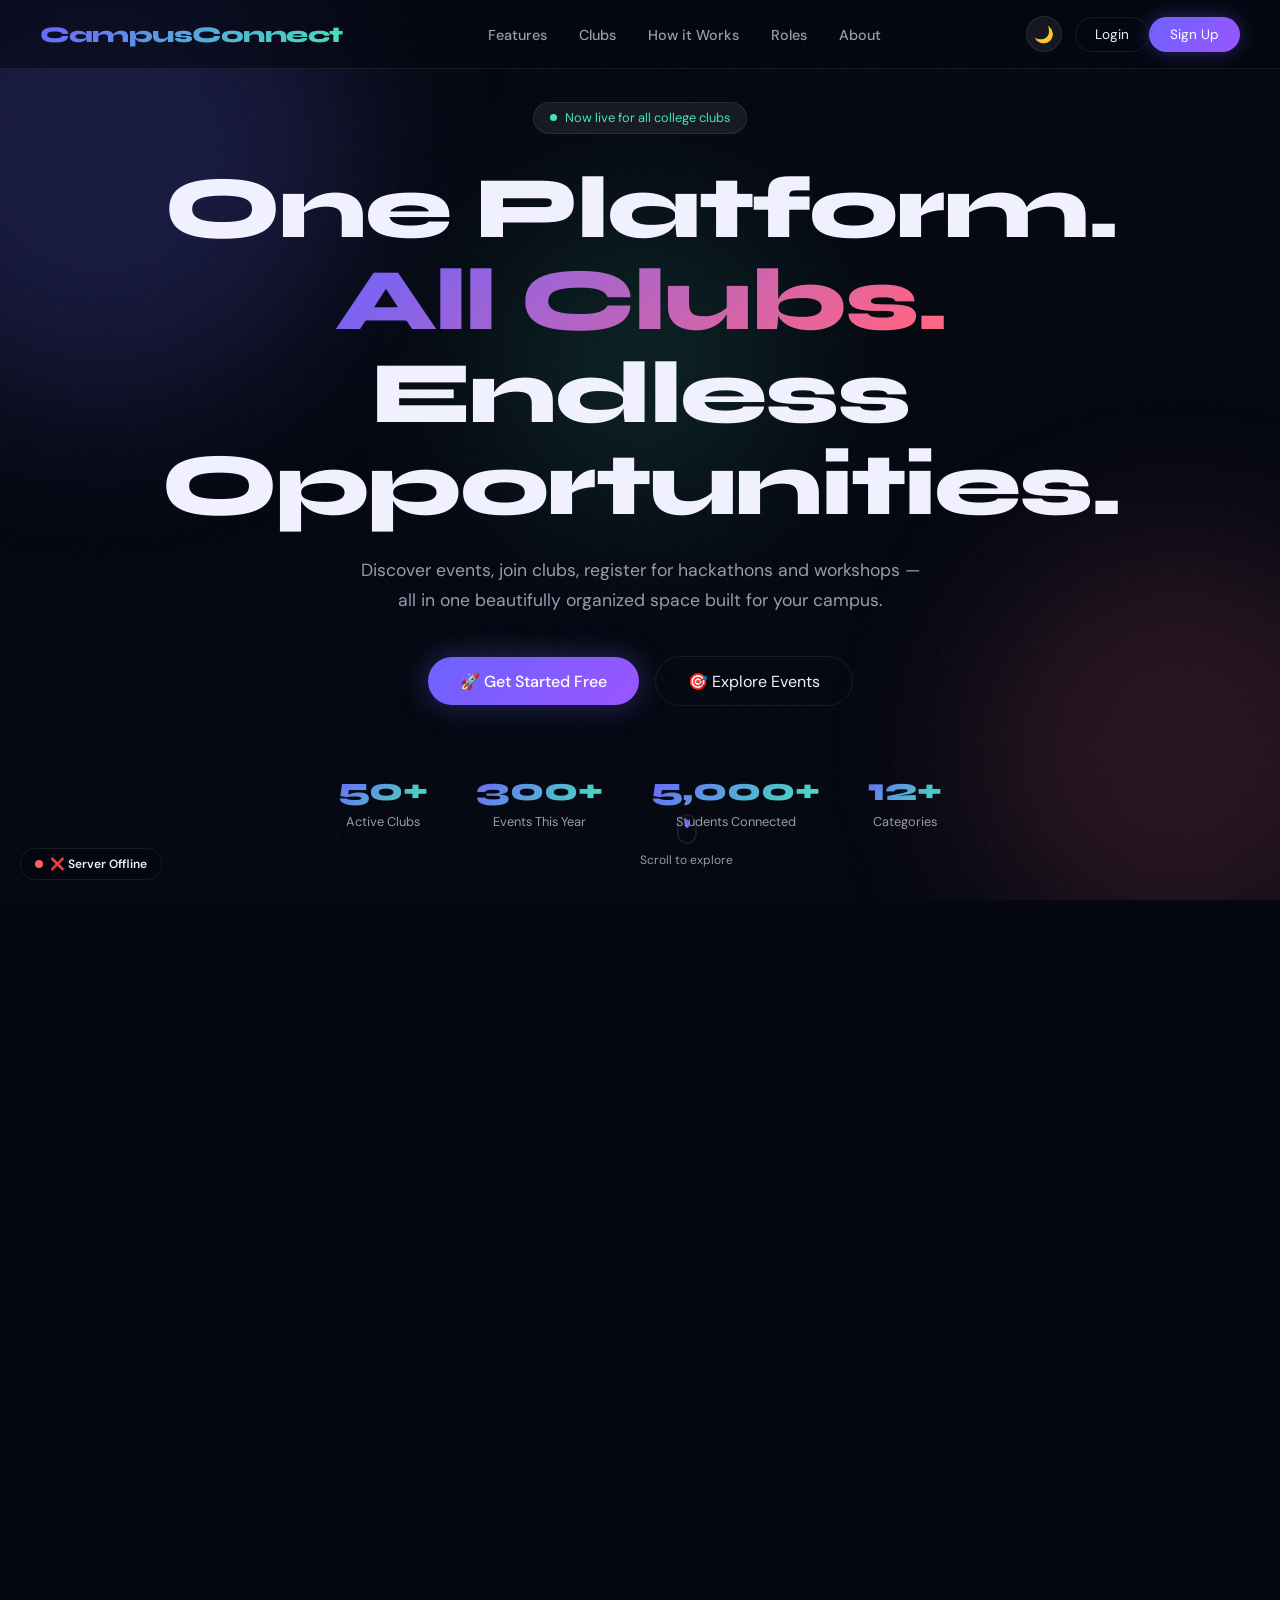
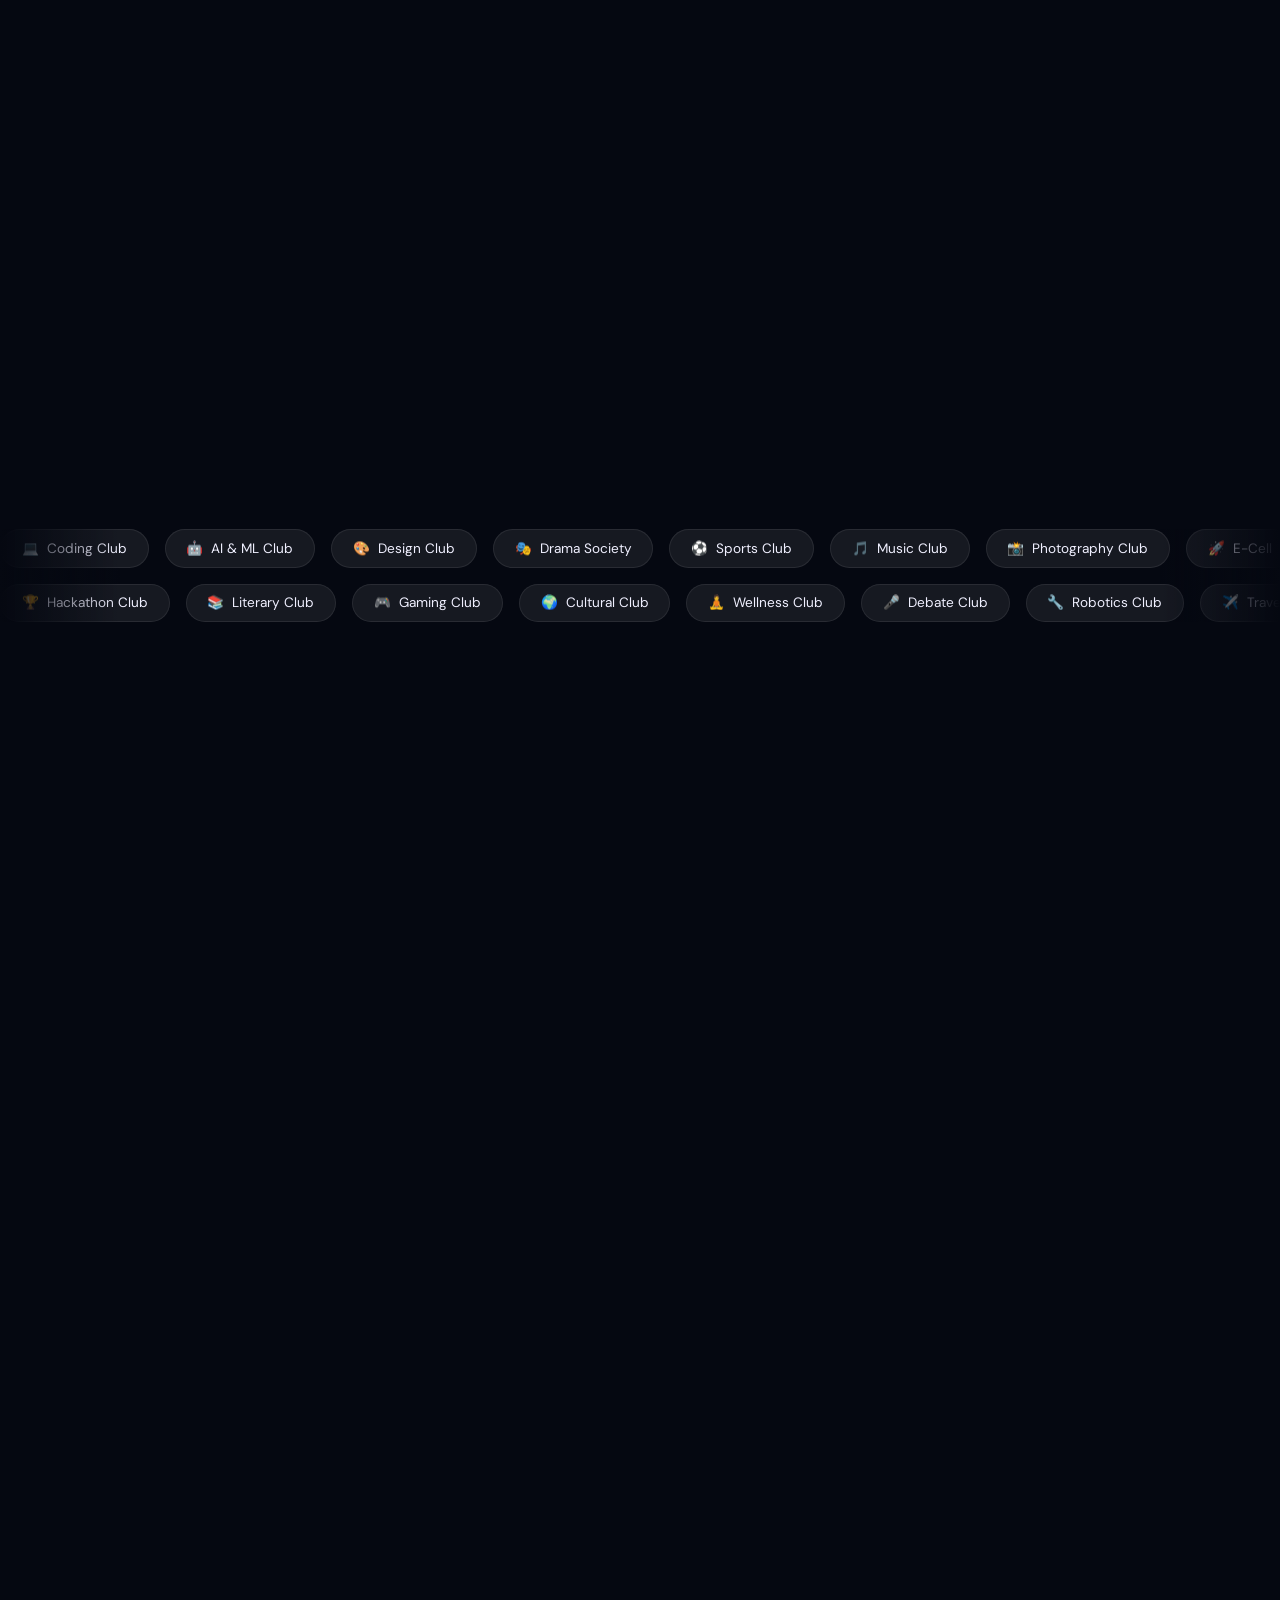
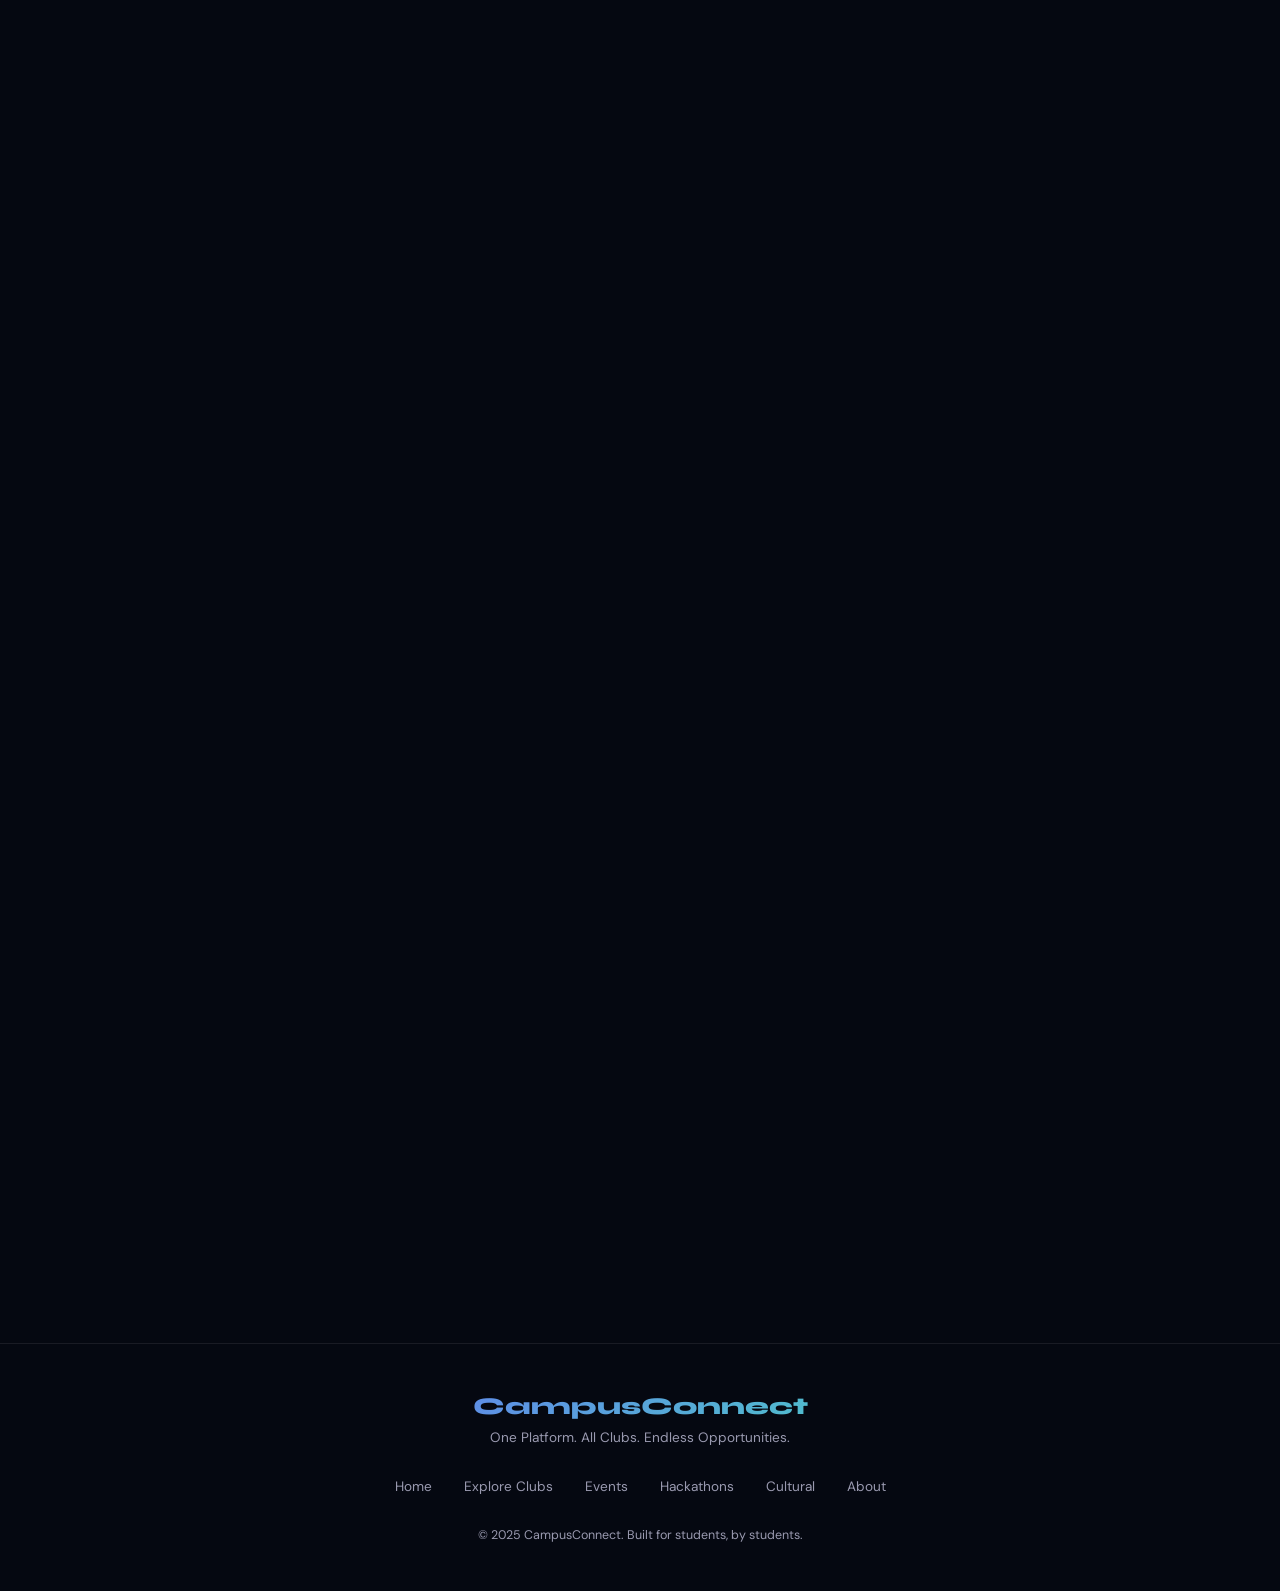
<file: index.html>
<!DOCTYPE html>
<html lang="en" data-theme="dark">
<head>
  <meta charset="UTF-8" />
  <meta name="viewport" content="width=device-width, initial-scale=1.0"/>
  <title>CampusConnect — One Platform. All Clubs. Endless Opportunities.</title>
  
  <!-- SEO & Search Engine Meta Tags -->
  <meta name="description" content="CampusConnect is the ultimate platform for college students to discover events, join clubs, and register for workshops. Manage your campus life in one beautifully organized space."/>
  <meta name="keywords" content="college events, campus clubs, student portal, event registration, hackathons, workshops, university clubs, CampusConnect"/>
  <meta name="author" content="Shaik Irshad Ahmed"/>
  <link rel="canonical" href="https://campusconnect-mycollege.netlify.app/index.html"/>

  <!-- Open Graph / Facebook -->
  <meta property="og:type" content="website"/>
  <meta property="og:url" content="https://campusconnect-mycollege.netlify.app/"/>
  <meta property="og:title" content="CampusConnect — One Platform. All Clubs. Endless Opportunities."/>
  <meta property="og:description" content="Discover events, join clubs, and register for workshops. Everything your campus needs in one organized place."/>
  <meta property="og:image" content="https://campusconnect-mycollege.netlify.app/assets/og-image.png"/>

  <!-- Twitter -->
  <meta property="twitter:card" content="summary_large_image"/>
  <meta property="twitter:url" content="https://campusconnect-mycollege.netlify.app/"/>
  <meta property="twitter:title" content="CampusConnect — One Platform. All Clubs. Endless Opportunities."/>
  <meta property="twitter:description" content="Discover events, join clubs, and register for workshops. Everything your campus needs in one organized place."/>
  <meta property="twitter:image" content="https://campusconnect-mycollege.netlify.app/assets/og-image.png"/>

  <!-- JSON-LD Structured Data for Search Visibility -->
  <script type="application/ld+json">
  {
    "@context": "https://schema.org",
    "@type": "SoftwareApplication",
    "name": "CampusConnect",
    "operatingSystem": "Web",
    "applicationCategory": "EducationalApplication",
    "description": "One Platform. All Clubs. Endless Opportunities. Discover events, join clubs, and register for workshops at MyCollege.",
    "url": "https://campusconnect-mycollege.netlify.app/",
    "author": {
      "@type": "Person",
      "name": "Shaik Irshad Ahmed"
    }
  }
  </script>

  <link href="https://fonts.googleapis.com/css2?family=Syne:wght@400;600;700;800&family=DM+Sans:ital,wght@0,300;0,400;0,500;1,300&display=swap" rel="stylesheet"/>
  <style>
    /* ══════════════════════════════════════════
       CSS VARIABLES — dark / light themes
    ══════════════════════════════════════════ */
    :root {
      --bg: #050811;
      --bg2: #0a0f1e;
      --surface: rgba(255,255,255,0.04);
      --surface2: rgba(255,255,255,0.07);
      --border: rgba(255,255,255,0.08);
      --accent: #6c63ff;
      --accent2: #ff6584;
      --accent3: #43e6b5;
      --text: #f0f0ff;
      --text2: #9a9ab0;
      --glow: rgba(108,99,255,0.35);
      --green: #4ade80;
      --red: #ff5c5c;
    }
    [data-theme="light"] {
      --bg: #f5f5ff; --bg2: #eceeff;
      --surface: rgba(0,0,0,0.04); --surface2: rgba(0,0,0,0.07);
      --border: rgba(0,0,0,0.10); --text: #0d0d1a; --text2: #555577;
      --glow: rgba(108,99,255,0.18);
    }
    *,*::before,*::after{box-sizing:border-box;margin:0;padding:0}
    html{scroll-behavior:smooth}
    body{font-family:'DM Sans',sans-serif;background:var(--bg);color:var(--text);overflow-x:hidden;transition:background .4s,color .4s}
    body::before{content:'';position:fixed;inset:0;background-image:url("data:image/svg+xml,%3Csvg viewBox='0 0 200 200' xmlns='http://www.w3.org/2000/svg'%3E%3Cfilter id='n'%3E%3CfeTurbulence type='fractalNoise' baseFrequency='0.75' numOctaves='4' stitchTiles='stitch'/%3E%3C/filter%3E%3Crect width='100%25' height='100%25' filter='url(%23n)' opacity='0.04'/%3E%3C/svg%3E");pointer-events:none;z-index:0;opacity:.5}

    /* ── NAVBAR ── */
    nav{position:fixed;top:0;left:0;right:0;z-index:100;display:flex;align-items:center;justify-content:space-between;padding:1rem 2.5rem;background:rgba(5,8,17,0.6);backdrop-filter:blur(20px);border-bottom:1px solid var(--border);transition:background .4s}
    [data-theme="light"] nav{background:rgba(245,245,255,0.7)}
    .nav-logo{font-family:'Syne',sans-serif;font-weight:800;font-size:1.4rem;background:linear-gradient(135deg,var(--accent),var(--accent3));-webkit-background-clip:text;background-clip:text;-webkit-text-fill-color:transparent;letter-spacing:-.5px}
    .nav-links{display:flex;gap:2rem;list-style:none}
    .nav-links a{color:var(--text2);text-decoration:none;font-size:.9rem;font-weight:500;transition:color .2s}
    .nav-links a:hover{color:var(--text)}
    .nav-actions{display:flex;align-items:center;gap:.8rem}
    .btn-outline{padding:.5rem 1.2rem;border-radius:100px;border:1px solid var(--border);background:transparent;color:var(--text);font-family:'DM Sans',sans-serif;font-size:.85rem;cursor:pointer;transition:all .2s}
    .btn-outline:hover{border-color:var(--accent);color:var(--accent)}
    .btn-primary{padding:.5rem 1.3rem;border-radius:100px;background:linear-gradient(135deg,var(--accent),#9b55ff);border:none;color:#fff;font-family:'DM Sans',sans-serif;font-size:.85rem;cursor:pointer;transition:all .2s;box-shadow:0 0 20px var(--glow)}
    .btn-primary:hover{transform:translateY(-1px);box-shadow:0 6px 30px var(--glow)}
    .theme-toggle{width:36px;height:36px;border-radius:50%;background:var(--surface2);border:1px solid var(--border);cursor:pointer;display:flex;align-items:center;justify-content:center;font-size:1rem;transition:all .2s}
    .theme-toggle:hover{background:var(--surface)}
    .hamburger{display:none;flex-direction:column;gap:5px;cursor:pointer}
    .hamburger span{width:24px;height:2px;background:var(--text);border-radius:2px;transition:all .3s}

    /* ── USER MENU (shown when logged in) ── */
    .user-menu{position:relative;display:none}
    .user-menu.visible{display:flex;align-items:center;gap:.6rem}
    .user-avatar{width:34px;height:34px;border-radius:50%;background:linear-gradient(135deg,var(--accent),#9b55ff);display:flex;align-items:center;justify-content:center;font-family:'Syne',sans-serif;font-weight:700;font-size:.85rem;color:#fff;cursor:pointer;flex-shrink:0}
    .user-name-nav{font-size:.85rem;font-weight:500;cursor:pointer}
    .user-dropdown{position:absolute;top:calc(100% + 10px);right:0;background:var(--bg2);border:1px solid var(--border);border-radius:14px;padding:.5rem;min-width:180px;display:none;z-index:200;box-shadow:0 12px 40px rgba(0,0,0,.4)}
    .user-dropdown.open{display:block}
    .user-dropdown a,.user-dropdown button{display:flex;align-items:center;gap:.6rem;padding:.6rem .9rem;border-radius:9px;font-size:.83rem;color:var(--text2);text-decoration:none;transition:all .2s;background:none;border:none;width:100%;cursor:pointer;font-family:'DM Sans',sans-serif}
    .user-dropdown a:hover,.user-dropdown button:hover{background:var(--surface2);color:var(--text)}
    .user-dropdown .logout-btn{color:var(--red)}
    .user-dropdown .logout-btn:hover{background:rgba(255,92,92,.1);color:var(--red)}
    .user-role-badge{display:inline-block;padding:.15rem .55rem;border-radius:100px;font-size:.65rem;font-weight:700;background:rgba(108,99,255,.2);color:var(--accent);margin-left:.3rem}

    /* ── SERVER STATUS BADGE ── */
    #serverStatus{position:fixed;bottom:20px;left:20px;padding:7px 14px;border-radius:100px;font-size:.75rem;font-weight:600;z-index:9999;display:flex;align-items:center;gap:7px;background:rgba(5,8,17,.85);border:1px solid var(--border);color:var(--text);backdrop-filter:blur(10px);transition:all .3s}
    #statusDot{width:8px;height:8px;border-radius:50%;background:#888;transition:background .3s;flex-shrink:0}
    #statusDot.online{background:var(--green);animation:dotPulse 2s infinite}
    #statusDot.offline{background:var(--red)}
    @keyframes dotPulse{0%,100%{opacity:1;transform:scale(1)}50%{opacity:.5;transform:scale(1.4)}}

    /* ── HERO ── */
    .hero{min-height:100vh;display:flex;align-items:center;justify-content:center;text-align:center;padding:6rem 2rem 4rem;position:relative;overflow:hidden}
    .hero-orb{position:absolute;border-radius:50%;filter:blur(80px);pointer-events:none}
    .orb1{width:500px;height:500px;background:rgba(108,99,255,.2);top:-100px;left:-150px;animation:float1 8s ease-in-out infinite}
    .orb2{width:400px;height:400px;background:rgba(255,101,132,.15);bottom:-50px;right:-100px;animation:float2 10s ease-in-out infinite}
    .orb3{width:300px;height:300px;background:rgba(67,230,181,.12);top:40%;left:50%;transform:translate(-50%,-50%);animation:float3 7s ease-in-out infinite}
    @keyframes float1{0%,100%{transform:translate(0,0)}50%{transform:translate(30px,20px)}}
    @keyframes float2{0%,100%{transform:translate(0,0)}50%{transform:translate(-20px,30px)}}
    @keyframes float3{0%,100%{transform:translate(-50%,-50%)}50%{transform:translate(-45%,-55%)}}
    .hero-badge{display:inline-flex;align-items:center;gap:.5rem;background:var(--surface2);border:1px solid var(--border);border-radius:100px;padding:.4rem 1rem;font-size:.8rem;color:var(--accent3);margin-bottom:1.8rem;animation:fadeUp .6s ease both}
    .badge-dot{width:7px;height:7px;background:var(--accent3);border-radius:50%;animation:pulse 2s infinite}
    @keyframes pulse{0%,100%{opacity:1;transform:scale(1)}50%{opacity:.5;transform:scale(1.3)}}
    .hero-title{font-family:'Syne',sans-serif;font-size:clamp(2.8rem,7vw,5.5rem);font-weight:800;line-height:1.05;letter-spacing:-2px;animation:fadeUp .7s ease .1s both}
    .hero-title .gradient-text{background:linear-gradient(135deg,var(--accent),var(--accent2),var(--accent3));background-size:200%;-webkit-background-clip:text;background-clip:text;-webkit-text-fill-color:transparent;animation:gradientShift 4s ease infinite}
    @keyframes gradientShift{0%,100%{background-position:0%}50%{background-position:100%}}
    .hero-sub{max-width:560px;margin:1.5rem auto 2.5rem;color:var(--text2);font-size:1.1rem;line-height:1.7;animation:fadeUp .7s ease .2s both}
    .hero-cta{display:flex;align-items:center;justify-content:center;gap:1rem;flex-wrap:wrap;animation:fadeUp .7s ease .3s both}
    .btn-hero{padding:.85rem 2rem;border-radius:100px;background:linear-gradient(135deg,var(--accent),#9b55ff);border:none;color:#fff;font-family:'DM Sans',sans-serif;font-size:1rem;font-weight:500;cursor:pointer;transition:all .2s;box-shadow:0 0 30px var(--glow)}
    .btn-hero:hover{transform:translateY(-2px);box-shadow:0 10px 40px var(--glow)}
    .btn-ghost{padding:.85rem 2rem;border-radius:100px;background:transparent;border:1px solid var(--border);color:var(--text);font-family:'DM Sans',sans-serif;font-size:1rem;cursor:pointer;transition:all .2s}
    .btn-ghost:hover{border-color:var(--accent);color:var(--accent);background:rgba(108,99,255,.06)}
    .hero-stats{display:flex;justify-content:center;gap:3rem;margin-top:4rem;flex-wrap:wrap;animation:fadeUp .7s ease .4s both}
    .stat{text-align:center}
    .stat-num{font-family:'Syne',sans-serif;font-size:2rem;font-weight:800;background:linear-gradient(135deg,var(--accent),var(--accent3));-webkit-background-clip:text;background-clip:text;-webkit-text-fill-color:transparent}
    .stat-label{font-size:.8rem;color:var(--text2);margin-top:.2rem}
    @keyframes fadeUp{from{opacity:0;transform:translateY(24px)}to{opacity:1;transform:translateY(0)}}
    .scroll-hint{position:absolute;bottom:2rem;left:50%;transform:translateX(-50%);display:flex;flex-direction:column;align-items:center;gap:.5rem;color:var(--text2);font-size:.75rem;animation:fadeUp 1s ease .8s both}
    .scroll-arrow{width:20px;height:30px;border:2px solid var(--border);border-radius:10px;position:relative}
    .scroll-arrow::after{content:'';position:absolute;width:4px;height:8px;background:var(--accent);border-radius:2px;left:50%;top:4px;transform:translateX(-50%);animation:scrollDown 1.5s ease-in-out infinite}
    @keyframes scrollDown{0%,100%{opacity:1;top:4px}80%{opacity:0;top:14px}}

    /* ── SECTIONS ── */
    section{position:relative;z-index:1}
    .section-label{display:inline-block;font-size:.75rem;font-weight:600;letter-spacing:2px;text-transform:uppercase;color:var(--accent);margin-bottom:.8rem}
    .section-title{font-family:'Syne',sans-serif;font-size:clamp(1.8rem,4vw,2.8rem);font-weight:800;letter-spacing:-1px;line-height:1.1}
    .section-sub{color:var(--text2);margin-top:.8rem;max-width:500px;line-height:1.7}
    .container{max-width:1100px;margin:0 auto;padding:0 2rem}

    /* ── FEATURES ── */
    .features{padding:7rem 0}
    .features-head{text-align:center;margin-bottom:4rem}
    .features-head .section-sub{margin:.8rem auto 0}
    .features-grid{display:grid;grid-template-columns:repeat(auto-fit,minmax(300px,1fr));gap:1.5rem}
    .feat-card{background:var(--surface);border:1px solid var(--border);border-radius:20px;padding:2rem;transition:all .3s;position:relative;overflow:hidden}
    .feat-card::before{content:'';position:absolute;inset:0;background:linear-gradient(135deg,rgba(108,99,255,.08),transparent);opacity:0;transition:opacity .3s}
    .feat-card:hover{transform:translateY(-4px);border-color:rgba(108,99,255,.3);box-shadow:0 20px 40px rgba(0,0,0,.3)}
    .feat-card:hover::before{opacity:1}
    .feat-icon{width:48px;height:48px;border-radius:14px;display:flex;align-items:center;justify-content:center;font-size:1.4rem;margin-bottom:1.2rem}
    .feat-title{font-family:'Syne',sans-serif;font-size:1.1rem;font-weight:700;margin-bottom:.5rem}
    .feat-desc{color:var(--text2);font-size:.9rem;line-height:1.6}

    /* ── CLUBS MARQUEE ── */
    .clubs-section{padding:5rem 0;overflow:hidden}
    .clubs-head{text-align:center;margin-bottom:3rem}
    .marquee-wrap{overflow:hidden;position:relative}
    .marquee-wrap::before,.marquee-wrap::after{content:'';position:absolute;top:0;bottom:0;width:120px;z-index:2}
    .marquee-wrap::before{left:0;background:linear-gradient(to right,var(--bg),transparent)}
    .marquee-wrap::after{right:0;background:linear-gradient(to left,var(--bg),transparent)}
    .marquee-track{display:flex;gap:1rem;animation:marquee 30s linear infinite;width:max-content}
    .marquee-track2{display:flex;gap:1rem;margin-top:1rem;animation:marquee2 25s linear infinite;width:max-content}
    @keyframes marquee{from{transform:translateX(0)}to{transform:translateX(-50%)}}
    @keyframes marquee2{from{transform:translateX(-50%)}to{transform:translateX(0)}}
    .club-chip{background:var(--surface2);border:1px solid var(--border);border-radius:100px;padding:.6rem 1.3rem;white-space:nowrap;font-size:.85rem;display:flex;align-items:center;gap:.5rem}

    /* ── HOW IT WORKS ── */
    .how{padding:7rem 0}
    .how-grid{display:grid;grid-template-columns:1fr 1fr;gap:5rem;align-items:center}
    .how-steps{display:flex;flex-direction:column;gap:2rem}
    .step{display:flex;gap:1.3rem;align-items:flex-start}
    .step-num{width:44px;height:44px;border-radius:50%;flex-shrink:0;background:linear-gradient(135deg,var(--accent),#9b55ff);display:flex;align-items:center;justify-content:center;font-family:'Syne',sans-serif;font-weight:800;font-size:.9rem;box-shadow:0 0 20px var(--glow)}
    .step-content h4{font-family:'Syne',sans-serif;font-size:1rem;font-weight:700;margin-bottom:.3rem}
    .step-content p{color:var(--text2);font-size:.88rem;line-height:1.6}
    .how-visual{background:var(--surface);border:1px solid var(--border);border-radius:24px;padding:2rem;position:relative;overflow:hidden}
    .how-visual::before{content:'';position:absolute;top:-40px;right:-40px;width:150px;height:150px;border-radius:50%;background:rgba(108,99,255,.15);filter:blur(40px)}
    .mock-header{display:flex;align-items:center;justify-content:space-between;margin-bottom:1.5rem}
    .mock-dots{display:flex;gap:6px}
    .mock-dots span{width:10px;height:10px;border-radius:50%}
    .d1{background:#ff5f57}.d2{background:#febc2e}.d3{background:#28c840}
    .mock-title{font-size:.75rem;color:var(--text2);font-weight:500}
    .mock-event{background:var(--surface2);border:1px solid var(--border);border-radius:14px;padding:1rem;margin-bottom:.8rem;display:flex;gap:1rem;align-items:center}
    .mock-event-icon{width:44px;height:44px;border-radius:10px;flex-shrink:0;display:flex;align-items:center;justify-content:center;font-size:1.3rem}
    .mock-event-title{font-size:.85rem;font-weight:600;margin-bottom:.2rem}
    .mock-event-sub{font-size:.75rem;color:var(--text2)}
    .mock-tag{display:inline-flex;padding:2px 8px;border-radius:100px;font-size:.65rem;font-weight:600;margin-top:.3rem}

    /* ── ROLES ── */
    .roles{padding:7rem 0}
    .roles-head{text-align:center;margin-bottom:4rem}
    .roles-grid{display:grid;grid-template-columns:repeat(3,1fr);gap:1.5rem}
    .role-card{background:var(--surface);border:1px solid var(--border);border-radius:24px;padding:2.5rem 2rem;text-align:center;transition:all .3s;position:relative;overflow:hidden}
    .role-card::after{content:'';position:absolute;bottom:0;left:0;right:0;height:3px;border-radius:0 0 24px 24px;transition:opacity .3s;opacity:0}
    .role-card.student::after{background:linear-gradient(90deg,var(--accent),var(--accent3))}
    .role-card.clubadmin::after{background:linear-gradient(90deg,var(--accent2),#ff9f6b)}
    .role-card.superadmin::after{background:linear-gradient(90deg,#f7c948,var(--accent2))}
    .role-card:hover{transform:translateY(-6px);box-shadow:0 24px 50px rgba(0,0,0,.3)}
    .role-card:hover::after{opacity:1}
    .role-emoji{font-size:2.5rem;margin-bottom:1rem}
    .role-title{font-family:'Syne',sans-serif;font-size:1.2rem;font-weight:800;margin-bottom:.8rem}
    .role-list{list-style:none;text-align:left;display:flex;flex-direction:column;gap:.5rem}
    .role-list li{font-size:.85rem;color:var(--text2);display:flex;gap:.5rem;align-items:flex-start}
    .role-list li::before{content:'→';color:var(--accent);flex-shrink:0}

    /* ── CTA ── */
    .cta-section{padding:6rem 0}
    .cta-box{background:linear-gradient(135deg,rgba(108,99,255,.15),rgba(67,230,181,.08));border:1px solid rgba(108,99,255,.25);border-radius:32px;padding:5rem 3rem;text-align:center;position:relative;overflow:hidden}
    .cta-box::before{content:'';position:absolute;top:-80px;left:50%;transform:translateX(-50%);width:300px;height:300px;border-radius:50%;background:rgba(108,99,255,.12);filter:blur(60px)}
    .cta-title{font-family:'Syne',sans-serif;font-size:clamp(2rem,4vw,3rem);font-weight:800;letter-spacing:-1px;margin-bottom:1rem;position:relative}
    .cta-sub{color:var(--text2);font-size:1rem;max-width:450px;margin:0 auto 2rem;line-height:1.7;position:relative}
    .cta-btns{display:flex;gap:1rem;justify-content:center;flex-wrap:wrap;position:relative}

    /* ── FOOTER ── */
    footer{border-top:1px solid var(--border);padding:3rem 0;text-align:center}
    .footer-logo{font-family:'Syne',sans-serif;font-size:1.5rem;font-weight:800;background:linear-gradient(135deg,var(--accent),var(--accent3));-webkit-background-clip:text;background-clip:text;-webkit-text-fill-color:transparent;margin-bottom:.5rem}
    .footer-sub{color:var(--text2);font-size:.85rem;margin-bottom:2rem}
    .footer-links{display:flex;justify-content:center;gap:2rem;flex-wrap:wrap;margin-bottom:2rem}
    .footer-links a{color:var(--text2);text-decoration:none;font-size:.85rem;transition:color .2s}
    .footer-links a:hover{color:var(--text)}
    .footer-copy{color:var(--text2);font-size:.78rem}

    /* ══════════════════════════════════════════
       MODAL SYSTEM
    ══════════════════════════════════════════ */
    .modal-overlay{display:none;position:fixed;inset:0;background:rgba(0,0,0,.75);backdrop-filter:blur(8px);z-index:9000;align-items:center;justify-content:center;padding:1rem}
    .modal-overlay.open{display:flex}
    .modal-box{background:var(--bg2);border:1px solid var(--border);border-radius:24px;padding:2.5rem;width:100%;max-width:420px;position:relative;animation:scaleIn .25s ease}
    @keyframes scaleIn{from{opacity:0;transform:scale(.94)}to{opacity:1;transform:scale(1)}}
    .modal-close{position:absolute;top:1.1rem;right:1.1rem;background:var(--surface2);border:1px solid var(--border);border-radius:50%;width:30px;height:30px;display:flex;align-items:center;justify-content:center;cursor:pointer;font-size:.85rem;color:var(--text2);transition:all .2s}
    .modal-close:hover{background:var(--surface);color:var(--text)}
    .modal-logo{font-family:'Syne',sans-serif;font-weight:800;font-size:1.1rem;background:linear-gradient(135deg,var(--accent),var(--accent3));-webkit-background-clip:text;background-clip:text;-webkit-text-fill-color:transparent;text-align:center;display:block;margin-bottom:1.5rem}
    .modal-title{font-family:'Syne',sans-serif;font-size:1.4rem;font-weight:800;text-align:center;margin-bottom:.3rem}
    .modal-sub{color:var(--text2);text-align:center;font-size:.85rem;margin-bottom:1.8rem}

    /* Role tabs */
    .role-tabs{display:grid;grid-template-columns:1fr 1fr;gap:.5rem;margin-bottom:1.5rem}
    .role-tab{padding:.55rem;border-radius:10px;border:1px solid var(--border);background:transparent;color:var(--text2);font-family:'DM Sans',sans-serif;font-size:.83rem;font-weight:500;cursor:pointer;transition:all .2s;text-align:center}
    .role-tab.active{background:rgba(108,99,255,.15);border-color:rgba(108,99,255,.4);color:var(--accent)}

    /* Form inputs */
    .form-group{display:flex;flex-direction:column;gap:.4rem;margin-bottom:1rem}
    .form-label{font-size:.78rem;font-weight:600;color:var(--text2);letter-spacing:.3px}
    .form-input{background:var(--surface2);border:1px solid var(--border);border-radius:10px;padding:.7rem 1rem;color:var(--text);font-family:'DM Sans',sans-serif;font-size:.875rem;outline:none;transition:border .2s}
    .form-input:focus{border-color:var(--accent);box-shadow:0 0 0 3px rgba(108,99,255,.12)}
    .form-input::placeholder{color:var(--text2)}
    .form-select{background:var(--surface2);border:1px solid var(--border);border-radius:10px;padding:.7rem 1rem;color:var(--text);font-family:'DM Sans',sans-serif;font-size:.875rem;outline:none;cursor:pointer;appearance:none;background-image:url("data:image/svg+xml,%3Csvg xmlns='http://www.w3.org/2000/svg' width='12' height='12' viewBox='0 0 24 24' fill='none' stroke='%239a9ab0' stroke-width='2'%3E%3Cpath d='m6 9 6 6 6-6'/%3E%3C/svg%3E");background-repeat:no-repeat;background-position:right 1rem center}

    /* Interest chips */
    .interest-grid{display:grid;grid-template-columns:repeat(3,1fr);gap:.4rem;margin-top:.4rem}
    .int-chip{padding:.38rem .5rem;border-radius:8px;border:1px solid var(--border);background:transparent;color:var(--text2);font-size:.72rem;cursor:pointer;transition:all .2s;text-align:center;font-family:'DM Sans',sans-serif}
    .int-chip.selected{background:rgba(108,99,255,.15);border-color:rgba(108,99,255,.4);color:var(--accent)}

    /* Submit btn */
    .btn-submit{width:100%;padding:.8rem;border-radius:100px;background:linear-gradient(135deg,var(--accent),#9b55ff);border:none;color:#fff;font-family:'DM Sans',sans-serif;font-size:.95rem;font-weight:600;cursor:pointer;transition:all .2s;box-shadow:0 0 20px var(--glow);margin-top:.5rem}
    .btn-submit:hover{transform:translateY(-1px);box-shadow:0 8px 30px var(--glow)}
    .btn-submit:disabled{opacity:.6;cursor:not-allowed;transform:none}
    .modal-switch{text-align:center;margin-top:1.2rem;font-size:.84rem;color:var(--text2)}
    .modal-switch a{color:var(--accent);cursor:pointer;font-weight:500;text-decoration:none}
    .modal-switch a:hover{text-decoration:underline}

    /* Error / success messages inside modal */
    .modal-alert{border-radius:10px;padding:.7rem 1rem;font-size:.83rem;margin-bottom:1rem;display:none}
    .modal-alert.error{background:rgba(255,92,92,.12);border:1px solid rgba(255,92,92,.3);color:#ff9090}
    .modal-alert.success{background:rgba(74,222,128,.12);border:1px solid rgba(74,222,128,.3);color:#86efac}
    .modal-alert.show{display:block}

    /* Club fields (only for clubAdmin signup) */
    #clubFields{display:none}

    /* ── TOAST ── */
    .toast-container{position:fixed;bottom:1.5rem;right:1.5rem;z-index:9999;display:flex;flex-direction:column;gap:.5rem}
    .toast{background:var(--bg2);border:1px solid var(--border);border-radius:12px;padding:.8rem 1.2rem;font-size:.84rem;display:flex;align-items:center;gap:.7rem;box-shadow:0 8px 32px rgba(0,0,0,.4);animation:toastIn .3s ease;max-width:280px}
    .toast.success{border-color:rgba(74,222,128,.3)}.toast.error{border-color:rgba(255,92,92,.3)}.toast.info{border-color:rgba(108,99,255,.3)}
    @keyframes toastIn{from{opacity:0;transform:translateX(60px)}to{opacity:1;transform:translateX(0)}}

    /* ── MOBILE ── */
    @media(max-width:768px){
      .nav-links{display:none}.hamburger{display:flex}
      .nav-links.open{display:flex;flex-direction:column;position:fixed;top:64px;left:0;right:0;background:var(--bg2);border-bottom:1px solid var(--border);padding:1.5rem 2rem;gap:1.5rem;z-index:99}
      .how-grid{grid-template-columns:1fr}.roles-grid{grid-template-columns:1fr}.hero-stats{gap:2rem}
    }

    /* ── REVEAL ── */
    .reveal{opacity:0;transform:translateY(30px);transition:opacity .6s ease,transform .6s ease}
    .reveal.visible{opacity:1;transform:translateY(0)}
  </style>
</head>
<body>

<!-- ═══════════════════════ SERVER STATUS BADGE ═══════════════════════ -->
<div id="serverStatus">
  <span id="statusDot"></span>
  <span id="statusText">Checking server…</span>
</div>

<!-- ═══════════════════════ TOAST CONTAINER ═══════════════════════ -->
<div class="toast-container" id="toastContainer"></div>

<!-- ═══════════════════════ NAVBAR ═══════════════════════ -->
<nav>
  <div class="nav-logo">CampusConnect</div>
  <ul class="nav-links" id="navLinks">
    <li><a href="#features">Features</a></li>
    <li><a href="#clubs">Clubs</a></li>
    <li><a href="#how">How it Works</a></li>
    <li><a href="#roles">Roles</a></li>
    <li><a href="#about">About</a></li>
  </ul>
  <div class="nav-actions">
    <div class="theme-toggle" id="themeToggle" title="Toggle theme">🌙</div>

    <!-- Shown when NOT logged in -->
    <div id="authButtons">
      <button class="btn-outline" onclick="openModal('loginModal')">Login</button>
      <button class="btn-primary" onclick="openModal('signupModal')">Sign Up</button>
    </div>

    <!-- Shown when logged in -->
    <div class="user-menu" id="userMenu">
      <div class="user-avatar" id="userAvatar" onclick="toggleDropdown()">?</div>
      <span class="user-name-nav" id="userNameNav" onclick="toggleDropdown()">User</span>
      <div class="user-dropdown" id="userDropdown">
        <a id="dashboardLink" href="#">🏠 My Dashboard</a>
        <button onclick="handleLogout()" class="logout-btn">🚪 Logout</button>
      </div>
    </div>

    <div class="hamburger" id="hamburger">
      <span></span><span></span><span></span>
    </div>
  </div>
</nav>

<!-- ═══════════════════════ HERO ═══════════════════════ -->
<section class="hero">
  <div class="hero-orb orb1"></div>
  <div class="hero-orb orb2"></div>
  <div class="hero-orb orb3"></div>
  <div style="position:relative;z-index:1">
    <div class="hero-badge">
      <div class="badge-dot"></div>
      Now live for all college clubs
    </div>
    <h1 class="hero-title">
      One Platform.<br/>
      <span class="gradient-text">All Clubs.</span><br/>
      Endless Opportunities.
    </h1>
    <p class="hero-sub">
      Discover events, join clubs, register for hackathons and workshops —
      all in one beautifully organized space built for your campus.
    </p>
    <div class="hero-cta">
      <button class="btn-hero" id="heroGetStarted">🚀 Get Started Free</button>
      <button class="btn-ghost" onclick="scrollTo('#clubs')">🎯 Explore Events</button>
    </div>
    <div class="hero-stats">
      <div class="stat"><div class="stat-num" data-target="50">0</div><div class="stat-label">Active Clubs</div></div>
      <div class="stat"><div class="stat-num" data-target="300">0</div><div class="stat-label">Events This Year</div></div>
      <div class="stat"><div class="stat-num" data-target="5000">0</div><div class="stat-label">Students Connected</div></div>
      <div class="stat"><div class="stat-num" data-target="12">0</div><div class="stat-label">Categories</div></div>
    </div>
  </div>
  <div class="scroll-hint">
    <div class="scroll-arrow"></div>
    <span>Scroll to explore</span>
  </div>
</section>

<!-- ═══════════════════════ FEATURES ═══════════════════════ -->
<section class="features" id="features">
  <div class="container">
    <div class="features-head reveal">
      <span class="section-label">✦ Features</span>
      <h2 class="section-title">Everything your campus needs</h2>
      <p class="section-sub">From event discovery to club management — designed for students, clubs, and admins alike.</p>
    </div>
    <div class="features-grid">
      <div class="feat-card reveal"><div class="feat-icon" style="background:rgba(108,99,255,.15)">🔍</div><div class="feat-title">Smart Event Discovery</div><div class="feat-desc">Browse, search, and filter events by category. Find exactly what interests you — Technical, Cultural, Sports, Hackathons, and more.</div></div>
      <div class="feat-card reveal"><div class="feat-icon" style="background:rgba(67,230,181,.15)">📬</div><div class="feat-title">Email Notifications</div><div class="feat-desc">Get confirmation emails after registering and reminders 1 day before events. Receive alerts for events matching your interest profile.</div></div>
      <div class="feat-card reveal"><div class="feat-icon" style="background:rgba(255,101,132,.15)">🏢</div><div class="feat-title">Club Dashboards</div><div class="feat-desc">Club admins can post events, upload posters, view registrations, and send announcements — all from a dedicated dashboard.</div></div>
      <div class="feat-card reveal"><div class="feat-icon" style="background:rgba(247,201,72,.15)">🎓</div><div class="feat-title">Student Dashboard</div><div class="feat-desc">See upcoming events, registered activities, and recommendations based on your selected interest areas.</div></div>
      <div class="feat-card reveal"><div class="feat-icon" style="background:rgba(108,99,255,.15)">🔐</div><div class="feat-title">Secure Authentication</div><div class="feat-desc">JWT-based auth with bcrypt password encryption. Separate login flows for students, club admins, and super admins.</div></div>
      <div class="feat-card reveal"><div class="feat-icon" style="background:rgba(67,230,181,.15)">📊</div><div class="feat-title">Analytics Panel</div><div class="feat-desc">Super admins get a full overview — total students, clubs, events, most active clubs, and popular event categories.</div></div>
    </div>
  </div>
</section>

<!-- ═══════════════════════ CLUBS MARQUEE ═══════════════════════ -->
<section class="clubs-section" id="clubs">
  <div class="container"><div class="clubs-head reveal"><span class="section-label">✦ Clubs</span><h2 class="section-title">Every club. One place.</h2></div></div>
  <div class="marquee-wrap">
    <div class="marquee-track">
      <div class="club-chip"><span>💻</span>Coding Club</div><div class="club-chip"><span>🤖</span>AI & ML Club</div><div class="club-chip"><span>🎨</span>Design Club</div><div class="club-chip"><span>🎭</span>Drama Society</div><div class="club-chip"><span>⚽</span>Sports Club</div><div class="club-chip"><span>🎵</span>Music Club</div><div class="club-chip"><span>📸</span>Photography Club</div><div class="club-chip"><span>🚀</span>E-Cell</div><div class="club-chip"><span>🌱</span>Eco Club</div><div class="club-chip"><span>🔬</span>Science Club</div>
      <div class="club-chip"><span>💻</span>Coding Club</div><div class="club-chip"><span>🤖</span>AI & ML Club</div><div class="club-chip"><span>🎨</span>Design Club</div><div class="club-chip"><span>🎭</span>Drama Society</div><div class="club-chip"><span>⚽</span>Sports Club</div><div class="club-chip"><span>🎵</span>Music Club</div><div class="club-chip"><span>📸</span>Photography Club</div><div class="club-chip"><span>🚀</span>E-Cell</div><div class="club-chip"><span>🌱</span>Eco Club</div><div class="club-chip"><span>🔬</span>Science Club</div>
    </div>
    <div class="marquee-track2">
      <div class="club-chip"><span>🏆</span>Hackathon Club</div><div class="club-chip"><span>📚</span>Literary Club</div><div class="club-chip"><span>🎮</span>Gaming Club</div><div class="club-chip"><span>🌍</span>Cultural Club</div><div class="club-chip"><span>🧘</span>Wellness Club</div><div class="club-chip"><span>🎤</span>Debate Club</div><div class="club-chip"><span>🔧</span>Robotics Club</div><div class="club-chip"><span>✈️</span>Travel Club</div><div class="club-chip"><span>💰</span>Finance Club</div><div class="club-chip"><span>🎬</span>Film Club</div>
      <div class="club-chip"><span>🏆</span>Hackathon Club</div><div class="club-chip"><span>📚</span>Literary Club</div><div class="club-chip"><span>🎮</span>Gaming Club</div><div class="club-chip"><span>🌍</span>Cultural Club</div><div class="club-chip"><span>🧘</span>Wellness Club</div><div class="club-chip"><span>🎤</span>Debate Club</div><div class="club-chip"><span>🔧</span>Robotics Club</div><div class="club-chip"><span>✈️</span>Travel Club</div><div class="club-chip"><span>💰</span>Finance Club</div><div class="club-chip"><span>🎬</span>Film Club</div>
    </div>
  </div>
</section>

<!-- ═══════════════════════ HOW IT WORKS ═══════════════════════ -->
<section class="how" id="how">
  <div class="container">
    <div class="how-grid">
      <div>
        <div class="reveal"><span class="section-label">✦ How It Works</span><h2 class="section-title">From signup to event — in seconds</h2><p class="section-sub" style="margin-bottom:2.5rem">Getting started is simple. No confusion, no friction.</p></div>
        <div class="how-steps">
          <div class="step reveal"><div class="step-num">01</div><div class="step-content"><h4>Create Your Account</h4><p>Sign up as a student, select your interest domains — AI, Hackathons, Cultural, Sports, and more.</p></div></div>
          <div class="step reveal"><div class="step-num">02</div><div class="step-content"><h4>Explore Clubs & Events</h4><p>Browse all active clubs on campus, see upcoming events, and get recommendations tailored to you.</p></div></div>
          <div class="step reveal"><div class="step-num">03</div><div class="step-content"><h4>Register & Get Notified</h4><p>Register for events with one click. Receive a confirmation email instantly and a reminder 24 hours before.</p></div></div>
          <div class="step reveal"><div class="step-num">04</div><div class="step-content"><h4>Attend & Grow</h4><p>Attend events, build your campus network, collect certificates, and never miss an opportunity again.</p></div></div>
        </div>
      </div>
      <div class="how-visual reveal">
        <div class="mock-header"><div class="mock-dots"><span class="d1"></span><span class="d2"></span><span class="d3"></span></div><div class="mock-title">Student Dashboard</div></div>
        <div style="font-size:.75rem;color:var(--text2);margin-bottom:1rem;font-weight:500">📅 Upcoming Events</div>
        <div class="mock-event"><div class="mock-event-icon" style="background:rgba(108,99,255,.15)">🤖</div><div><div class="mock-event-title">AI & Future Tech Hackathon</div><div class="mock-event-sub">📍 Main Auditorium · March 15</div><div class="mock-tag" style="background:rgba(108,99,255,.2);color:var(--accent)">Hackathon</div></div></div>
        <div class="mock-event"><div class="mock-event-icon" style="background:rgba(67,230,181,.15)">🎭</div><div><div class="mock-event-title">Annual Cultural Fest 2025</div><div class="mock-event-sub">📍 College Ground · March 22</div><div class="mock-tag" style="background:rgba(67,230,181,.2);color:var(--accent3)">Cultural</div></div></div>
        <div class="mock-event"><div class="mock-event-icon" style="background:rgba(255,101,132,.15)">💻</div><div><div class="mock-event-title">Web Dev Workshop — React</div><div class="mock-event-sub">📍 Lab Block · March 28</div><div class="mock-tag" style="background:rgba(255,101,132,.2);color:var(--accent2)">Workshop</div></div></div>
        <div style="margin-top:1.2rem;padding:1rem;background:var(--surface2);border-radius:12px;border:1px solid var(--border)"><div style="font-size:.75rem;color:var(--text2);margin-bottom:.5rem">🔔 New notification</div><div style="font-size:.8rem">Coding Club posted a new event matching your interests.</div></div>
      </div>
    </div>
  </div>
</section>

<!-- ═══════════════════════ ROLES ═══════════════════════ -->
<section class="roles" id="roles">
  <div class="container">
    <div class="roles-head reveal"><span class="section-label">✦ User Roles</span><h2 class="section-title">Built for everyone on campus</h2><p class="section-sub" style="margin:.8rem auto 0">Three distinct roles, each with a dedicated dashboard and full set of tools.</p></div>
    <div class="roles-grid">
      <div class="role-card student reveal"><div class="role-emoji">🎓</div><div class="role-title">Student</div><ul class="role-list"><li>Sign up & select interest domains</li><li>Explore clubs and browse events</li><li>Register with one click</li><li>Get email confirmations & reminders</li><li>Personalized recommendations</li><li>View event details (venue, date, time)</li></ul></div>
      <div class="role-card clubadmin reveal"><div class="role-emoji">🏢</div><div class="role-title">Club Admin</div><ul class="role-list"><li>Create & manage club profile</li><li>Post new events with posters</li><li>Add full event details</li><li>View list of registered students</li><li>Send club announcements</li><li>Manage participation fees</li></ul></div>
      <div class="role-card superadmin reveal"><div class="role-emoji">👑</div><div class="role-title">Super Admin</div><ul class="role-list"><li>Approve club registrations</li><li>Manage all users & accounts</li><li>Monitor and moderate events</li><li>Remove inappropriate content</li><li>Platform-wide analytics</li><li>Full control over the platform</li></ul></div>
    </div>
  </div>
</section>

<!-- ═══════════════════════ CTA ═══════════════════════ -->
<section class="cta-section" id="about">
  <div class="container">
    <div class="cta-box reveal">
      <h2 class="cta-title">Ready to connect your campus?</h2>
      <p class="cta-sub">Join thousands of students discovering clubs, events, and opportunities — all in one place.</p>
      <div class="cta-btns">
        <button class="btn-hero" onclick="openModal('signupModal')">🚀 Join as Student</button>
        <button class="btn-ghost" onclick="openModal('signupModal');setRole('clubAdmin')">🏢 Register Your Club</button>
      </div>
    </div>
  </div>
</section>

<!-- ═══════════════════════ FOOTER ═══════════════════════ -->
<footer>
  <div class="container">
    <div class="footer-logo">CampusConnect</div>
    <div class="footer-sub">One Platform. All Clubs. Endless Opportunities.</div>
    <div class="footer-links">
      <a href="#">Home</a><a href="#">Explore Clubs</a><a href="#">Events</a>
      <a href="#">Hackathons</a><a href="#">Cultural</a><a href="#">About</a>
    </div>
    <div class="footer-copy">© 2025 CampusConnect. Built for students, by students.</div>
  </div>
</footer>

<!-- ══════════════════════════════════════════════════════
     LOGIN MODAL
══════════════════════════════════════════════════════ -->
<div class="modal-overlay" id="loginModal">
  <div class="modal-box">
    <button class="modal-close" onclick="closeModal('loginModal')">✕</button>
    <span class="modal-logo">CampusConnect</span>
    <h2 class="modal-title">Welcome back 👋</h2>
    <p class="modal-sub">Sign in to your account</p>
    <div class="modal-alert" id="loginAlert"></div>
    <div class="form-group">
      <label class="form-label">Email Address</label>
      <input class="form-input" type="email" id="loginEmail" placeholder="yourname@college.edu" autocomplete="email"/>
    </div>
    <div class="form-group">
      <label class="form-label">Password</label>
      <input class="form-input" type="password" id="loginPassword" placeholder="Enter your password" autocomplete="current-password" onkeydown="if(event.key==='Enter')handleLogin()"/>
    </div>
    <button class="btn-submit" id="loginBtn" onclick="handleLogin()">Sign In</button>
    <p class="modal-switch">Don't have an account? <a onclick="switchModal('loginModal','signupModal')">Sign up free</a></p>
  </div>
</div>

<!-- ══════════════════════════════════════════════════════
     SIGNUP MODAL
══════════════════════════════════════════════════════ -->
<div class="modal-overlay" id="signupModal">
  <div class="modal-box" style="max-width:460px">
    <button class="modal-close" onclick="closeModal('signupModal')">✕</button>
    <span class="modal-logo">CampusConnect</span>
    <h2 class="modal-title">Create account 🎓</h2>
    <p class="modal-sub">Join your campus community today</p>
    <div class="modal-alert" id="signupAlert"></div>

    <!-- Role selector -->
    <div class="role-tabs" style="margin-bottom:1.2rem">
      <button class="role-tab active" id="tab-student" onclick="setRole('student')">🎓 Student</button>
      <button class="role-tab" id="tab-clubAdmin" onclick="setRole('clubAdmin')">🏢 Club Admin</button>
    </div>

    <div class="form-group">
      <label class="form-label">Full Name</label>
      <input class="form-input" id="signupName" placeholder="Your full name"/>
    </div>
    <div class="form-group">
      <label class="form-label">College Email</label>
      <input class="form-input" type="email" id="signupEmail" placeholder="yourname@college.edu"/>
    </div>
    <div class="form-group">
      <label class="form-label">Password</label>
      <input class="form-input" type="password" id="signupPassword" placeholder="Minimum 6 characters"/>
    </div>

    <!-- Student: interest chips -->
    <div id="interestSection">
      <label class="form-label" style="display:block;margin-bottom:.5rem">Your Interests</label>
      <div class="interest-grid">
        <button class="int-chip" onclick="toggleInterest(this,'Technical')">💻 Technical</button>
        <button class="int-chip" onclick="toggleInterest(this,'Cultural')">🎭 Cultural</button>
        <button class="int-chip" onclick="toggleInterest(this,'Sports')">⚽ Sports</button>
        <button class="int-chip" onclick="toggleInterest(this,'Hackathons')">🏆 Hackathons</button>
        <button class="int-chip" onclick="toggleInterest(this,'Workshops')">🔧 Workshops</button>
        <button class="int-chip" onclick="toggleInterest(this,'AI')">🤖 AI/ML</button>
        <button class="int-chip" onclick="toggleInterest(this,'Arts')">🎨 Arts</button>
        <button class="int-chip" onclick="toggleInterest(this,'Entrepreneurship')">🚀 E-Cell</button>
        <button class="int-chip" onclick="toggleInterest(this,'Coding')">⌨️ Coding</button>
      </div>
    </div>

    <!-- Club Admin: extra fields -->
    <div id="clubFields">
      <div class="form-group" style="margin-top:.8rem">
        <label class="form-label">Club Name</label>
        <input class="form-input" id="clubName" placeholder="e.g. Coding Club"/>
      </div>
      <div class="form-group">
        <label class="form-label">Club Category</label>
        <select class="form-select" id="clubCategory">
          <option value="">Select category</option>
          <option>Technical</option><option>Cultural</option><option>Sports</option>
          <option>Hackathons</option><option>Workshops</option><option>Entrepreneurship</option><option>Arts</option>
        </select>
      </div>
      <div class="form-group">
        <label class="form-label">Club Description</label>
        <input class="form-input" id="clubDesc" placeholder="What does your club do?"/>
      </div>
    </div>

    <button class="btn-submit" id="signupBtn" onclick="handleSignup()" style="margin-top:.8rem">Create Account</button>
    <p class="modal-switch">Already have an account? <a onclick="switchModal('signupModal','loginModal')">Sign in</a></p>
  </div>
</div>

<!-- ══════════════════════════════════════════════════════
     JAVASCRIPT
══════════════════════════════════════════════════════ -->
<script>
  /* ─────────────────────────────────────────
     CONFIG — change this if your backend
     runs on a different port
  ───────────────────────────────────────── */
  const API_URL = 'https://campusconnect-backend-1v8l.onrender.com';

  /* ─────────────────────────────────────────
     STATE
  ───────────────────────────────────────── */
  let selectedRole      = 'student';
  let selectedInterests = [];

  /* ─────────────────────────────────────────
     HELPERS — token / user storage
  ───────────────────────────────────────── */
  const getToken = ()  => localStorage.getItem('cc_token');
  const getUser  = ()  => { try { return JSON.parse(localStorage.getItem('cc_user')); } catch { return null; } };
  const saveAuth = (user, token) => {
    localStorage.setItem('cc_token', token);
    localStorage.setItem('cc_user',  JSON.stringify(user));
  };
  const clearAuth = () => {
    localStorage.removeItem('cc_token');
    localStorage.removeItem('cc_user');
  };

  /* ─────────────────────────────────────────
     API WRAPPER
     Wraps fetch with JSON headers + auth token
  ───────────────────────────────────────── */
  async function apiFetch(method, path, body = null, auth = false) {
    const headers = { 'Content-Type': 'application/json' };
    if (auth && getToken()) headers['Authorization'] = 'Bearer ' + getToken();
    const opts = { method, headers };
    if (body) opts.body = JSON.stringify(body);
    const res  = await fetch(API_URL + path, opts);
    const data = await res.json();
    if (!res.ok) {
        if (res.status === 401) { clearAuth(); updateNavbar(); }
        throw new Error(data.message || 'Request failed');
    }
    return data;
  }

  /* ─────────────────────────────────────────
     SERVER STATUS CHECK
     Polls every 5 seconds and shows badge
  ───────────────────────────────────────── */
  async function checkServer() {
    const dot  = document.getElementById('statusDot');
    const text = document.getElementById('statusText');
    try {
      const data = await apiFetch('GET', '/');
      if (data.status === 'OK') {
        dot.className  = 'online';
        text.textContent = '✅ Server Connected';
      }
    } catch {
      dot.className  = 'offline';
      text.textContent = '❌ Server Offline';
    }
  }
  checkServer();
  setInterval(checkServer, 5000);

  /* ─────────────────────────────────────────
     LOAD PUBLIC STATS FROM BACKEND
  ───────────────────────────────────────── */
  async function loadStats() {
    try {
      const statsData = await apiFetch('GET', '/api/admin/public-stats');
      
      const elements = document.querySelectorAll('.stat-num');
      elements[0].setAttribute('data-target', statsData.totalClubs);
      elements[1].setAttribute('data-target', statsData.totalEvents);
      elements[2].setAttribute('data-target', statsData.totalStudents);
      elements[3].setAttribute('data-target', statsData.categoryCount);
      
      startCounterAnimation();

      // Load clubs for marquee
      const clubsData = await apiFetch('GET', '/api/clubs');
      const clubs = clubsData.clubs || [];
      if (clubs.length > 0) {
        const track1 = document.querySelector('.marquee-track');
        const track2 = document.querySelector('.marquee-track2');
        
        const emojiMap = {
          Technical: '💻', Cultural: '🎭', Sports: '⚽', 
          Hackathons: '🏆', Workshops: '🔧', Entrepreneurship: '🚀', 
          Arts: '🎨', Coding: '⌨️', Science: '🔬'
        };

        const createChip = (c) => `
          <div class="club-chip">
            <span>${emojiMap[c.category] || '✨'}</span>
            ${c.clubName}
          </div>`;

        // Split clubs between tracks or just double them for seamless loop
        const chipsHtml = clubs.map(createChip).join('');
        track1.innerHTML = chipsHtml + chipsHtml; // Double for loop
        track2.innerHTML = chipsHtml + chipsHtml;
      }
    } catch (err) {
      console.error('Failed to load home page data:', err);
    }
  }

  /* ─────────────────────────────────────────
     TOAST NOTIFICATIONS
  ───────────────────────────────────────── */
  function showToast(msg, type = 'success') {
    const icons = { success: '✅', error: '❌', info: 'ℹ️' };
    const c     = document.getElementById('toastContainer');
    const t     = document.createElement('div');
    t.className = `toast ${type}`;
    t.innerHTML = `<span>${icons[type]||'📢'}</span><span>${msg}</span>`;
    c.appendChild(t);
    setTimeout(() => {
      t.style.cssText = 'opacity:0;transform:translateX(60px);transition:all .3s';
      setTimeout(() => t.remove(), 300);
    }, 3000);
  }

  /* ─────────────────────────────────────────
     MODAL CONTROLS
  ───────────────────────────────────────── */
  function openModal(id) {
    document.getElementById(id).classList.add('open');
    document.body.style.overflow = 'hidden';
  }
  function closeModal(id) {
    document.getElementById(id).classList.remove('open');
    document.body.style.overflow = '';
    // clear alerts
    const a = document.getElementById(id.replace('Modal','Alert'));
    if (a) { a.className = 'modal-alert'; a.textContent = ''; }
  }
  function switchModal(from, to) { closeModal(from); openModal(to); }

  // Close modal when clicking outside
  document.querySelectorAll('.modal-overlay').forEach(overlay => {
    overlay.addEventListener('click', e => {
      if (e.target === overlay) closeModal(overlay.id);
    });
  });
  // Close on Escape key
  document.addEventListener('keydown', e => {
    if (e.key === 'Escape') document.querySelectorAll('.modal-overlay.open').forEach(m => closeModal(m.id));
  });

  /* ─────────────────────────────────────────
     SHOW/HIDE ALERT INSIDE MODAL
  ───────────────────────────────────────── */
  function showAlert(id, msg, type = 'error') {
    const el = document.getElementById(id);
    el.className = `modal-alert ${type} show`;
    el.textContent = msg;
  }

  /* ─────────────────────────────────────────
     ROLE SELECTOR (signup form)
  ───────────────────────────────────────── */
  function setRole(role) {
    selectedRole = role;
    document.querySelectorAll('.role-tab').forEach(t => t.classList.remove('active'));
    document.getElementById('tab-' + role).classList.add('active');
    document.getElementById('interestSection').style.display = role === 'student'    ? 'block' : 'none';
    document.getElementById('clubFields').style.display      = role === 'clubAdmin'  ? 'block' : 'none';
  }

  /* ─────────────────────────────────────────
     INTEREST CHIPS TOGGLE
  ───────────────────────────────────────── */
  function toggleInterest(el, value) {
    el.classList.toggle('selected');
    if (el.classList.contains('selected')) {
      selectedInterests.push(value);
    } else {
      selectedInterests = selectedInterests.filter(i => i !== value);
    }
  }

  /* ─────────────────────────────────────────
     NAVBAR — update when logged in/out
  ───────────────────────────────────────── */
  function updateNavbar() {
    const user        = getUser();
    const authButtons = document.getElementById('authButtons');
    const userMenu    = document.getElementById('userMenu');
    const userAvatar  = document.getElementById('userAvatar');
    const userNameNav = document.getElementById('userNameNav');
    const dashLink    = document.getElementById('dashboardLink');

    if (user && getToken()) {
      authButtons.style.display = 'none';
      userMenu.classList.add('visible');
      userAvatar.textContent    = user.name ? user.name[0].toUpperCase() : '?';
      userNameNav.textContent   = user.name ? user.name.split(' ')[0] : 'User';
      // Set dashboard link based on role
      const dashPaths = {
        student:    'pages/dashboard.html',
        clubAdmin:  'pages/club-dashboard.html',
        superAdmin: 'pages/admin.html',
      };
      dashLink.href = dashPaths[user.role] || 'pages/dashboard.html';
      
      // Also update nav links to point to pages instead of sections if needed
      // but for index.html we keep section anchors. I'll just add the Calendar path to dashboard paths.

    } else {
      authButtons.style.display = 'flex';
      userMenu.classList.remove('visible');
    }
  }

  function toggleDropdown() {
    document.getElementById('userDropdown').classList.toggle('open');
  }
  // Close dropdown on outside click
  document.addEventListener('click', e => {
    const menu = document.getElementById('userMenu');
    if (menu && !menu.contains(e.target)) {
      document.getElementById('userDropdown').classList.remove('open');
    }
  });

  /* ─────────────────────────────────────────
     LOGIN
     POST /api/auth/login
  ───────────────────────────────────────── */
  async function handleLogin() {
    const email    = document.getElementById('loginEmail').value.trim();
    const password = document.getElementById('loginPassword').value;
    const btn      = document.getElementById('loginBtn');

    // Basic validation
    if (!email || !password) { showAlert('loginAlert', 'Please fill in all fields.'); return; }
    if (!email.includes('@')) { showAlert('loginAlert', 'Please enter a valid email.'); return; }

    btn.textContent = 'Signing in…';
    btn.disabled    = true;

    try {
      /* ── REAL BACKEND CALL ── */
      const data = await apiFetch('POST', '/api/auth/login', { email, password });

      // Save token + user to localStorage
      saveAuth(data.user, data.token);
      updateNavbar();
      closeModal('loginModal');
      showToast(`Welcome back, ${data.user.name}! 👋`);

      // Redirect to the right dashboard
      setTimeout(() => {
        const paths = {
          student:    'pages/dashboard.html',
          clubAdmin:  'pages/club-dashboard.html',
          superAdmin: 'pages/admin.html',
        };
        window.location.href = paths[data.user.role] || 'pages/dashboard.html';
      }, 800);

    } catch (err) {
      /* ── SHOW EXACT ERROR FROM BACKEND ── */
      showAlert('loginAlert', err.message || 'Login failed. Check your credentials.');
    } finally {
      btn.textContent = 'Sign In';
      btn.disabled    = false;
    }
  }

  /* ─────────────────────────────────────────
     SIGNUP
     POST /api/auth/register
  ───────────────────────────────────────── */
  async function handleSignup() {
    const name     = document.getElementById('signupName').value.trim();
    const email    = document.getElementById('signupEmail').value.trim();
    const password = document.getElementById('signupPassword').value;
    const btn      = document.getElementById('signupBtn');

    // Validation
    if (!name || !email || !password) { showAlert('signupAlert', 'Please fill in all fields.'); return; }
    if (password.length < 6)          { showAlert('signupAlert', 'Password must be at least 6 characters.'); return; }
    if (!email.includes('@'))         { showAlert('signupAlert', 'Please enter a valid email.'); return; }

    btn.textContent = 'Creating account…';
    btn.disabled    = true;

    try {
      /* ── REGISTER USER ── */
      const payload = { name, email, password, role: selectedRole, interests: selectedInterests };
      const data    = await apiFetch('POST', '/api/auth/register', payload);

      // Save auth
      saveAuth(data.user, data.token);

      // If clubAdmin — also register the club
      if (selectedRole === 'clubAdmin') {
        const clubName    = document.getElementById('clubName').value.trim();
        const category    = document.getElementById('clubCategory').value;
        const description = document.getElementById('clubDesc').value.trim();
        if (clubName && category && description) {
          try {
            await apiFetch('POST', '/api/clubs', { clubName, description, category }, true);
          } catch (clubErr) {
            // Club creation failed but user was created — not fatal
            console.warn('Club creation failed:', clubErr.message);
          }
        }
      }

      updateNavbar();
      closeModal('signupModal');
      showToast(`🎉 Account created! Welcome, ${data.user.name}!`);

      setTimeout(() => {
        const paths = {
          student:    'pages/dashboard.html',
          clubAdmin:  'pages/club-dashboard.html',
          superAdmin: 'pages/admin.html',
        };
        window.location.href = paths[data.user.role] || 'pages/dashboard.html';
      }, 800);

    } catch (err) {
      showAlert('signupAlert', err.message || 'Signup failed. Please try again.');
    } finally {
      btn.textContent = 'Create Account';
      btn.disabled    = false;
    }
  }

  /* ─────────────────────────────────────────
     LOGOUT
  ───────────────────────────────────────── */
  function handleLogout() {
    clearAuth();
    updateNavbar();
    document.getElementById('userDropdown').classList.remove('open');
    showToast('Logged out successfully', 'info');
  }

  /* ─────────────────────────────────────────
     HERO BUTTON
  ───────────────────────────────────────── */
  document.getElementById('heroGetStarted').addEventListener('click', () => {
    if (getUser()) {
      const paths = { student:'pages/dashboard.html', clubAdmin:'pages/club-dashboard.html', superAdmin:'pages/admin.html' };
      window.location.href = paths[getUser().role] || 'pages/dashboard.html';
    } else {
      openModal('signupModal');
    }
  });

  function scrollTo(selector) {
    document.querySelector(selector)?.scrollIntoView({ behavior: 'smooth' });
  }

  /* ─────────────────────────────────────────
     THEME TOGGLE
  ───────────────────────────────────────── */
  const themeToggle = document.getElementById('themeToggle');
  themeToggle.addEventListener('click', () => {
    const html  = document.documentElement;
    const isDark = html.getAttribute('data-theme') === 'dark';
    html.setAttribute('data-theme', isDark ? 'light' : 'dark');
    themeToggle.textContent = isDark ? '🌙' : '☀️';
    localStorage.setItem('cc_theme', isDark ? 'light' : 'dark');
  });
  // Restore saved theme
  const savedTheme = localStorage.getItem('cc_theme');
  if (savedTheme) {
    document.documentElement.setAttribute('data-theme', savedTheme);
    themeToggle.textContent = savedTheme === 'dark' ? '🌙' : '☀️';
  }

  /* ─────────────────────────────────────────
     HAMBURGER MENU
  ───────────────────────────────────────── */
  document.getElementById('hamburger').addEventListener('click', () => {
    document.getElementById('navLinks').classList.toggle('open');
  });

  /* ─────────────────────────────────────────
     SCROLL REVEAL
  ───────────────────────────────────────── */
  const revealObserver = new IntersectionObserver((entries) => {
    entries.forEach((e, i) => {
      if (e.isIntersecting) {
        setTimeout(() => e.target.classList.add('visible'), i * 80);
        revealObserver.unobserve(e.target);
      }
    });
  }, { threshold: 0.1 });
  document.querySelectorAll('.reveal').forEach(el => revealObserver.observe(el));

  /* ─────────────────────────────────────────
     COUNTER ANIMATION
  ───────────────────────────────────────── */
  function startCounterAnimation() {
    document.querySelectorAll('[data-target]').forEach(el => {
      let current = 0;
      const target = parseInt(el.getAttribute('data-target'));
      if (isNaN(target)) return;
      
      const step   = Math.ceil(target / 40) || 1;
      el.textContent = '0+';
      
      const timer  = setInterval(() => {
        current = Math.min(current + step, target);
        el.textContent = current.toLocaleString() + '+';
        if (current >= target) {
          el.textContent = target.toLocaleString() + (target > 0 ? '+' : '');
          clearInterval(timer);
        }
      }, 30);
    });
  }

  const statsObserver = new IntersectionObserver((entries) => {
    entries.forEach(e => {
      if (e.isIntersecting) {
        startCounterAnimation();
        statsObserver.disconnect();
      }
    });
  }, { threshold: 0.2 });

  const statsEl = document.querySelector('.hero-stats');
  if (statsEl) statsObserver.observe(statsEl);

  /* ─────────────────────────────────────────
     NAV SCROLL HIGHLIGHT
  ───────────────────────────────────────── */
  const sections   = document.querySelectorAll('section[id]');
  const navAnchors = document.querySelectorAll('.nav-links a');
  window.addEventListener('scroll', () => {
    let current = '';
    sections.forEach(s => { if (window.scrollY >= s.offsetTop - 200) current = s.id; });
    navAnchors.forEach(a => { a.style.color = a.getAttribute('href') === '#' + current ? 'var(--text)' : ''; });
  });

  /* ─────────────────────────────────────────
     INIT — check if already logged in
  ───────────────────────────────────────── */
  updateNavbar();
  loadStats();
</script>
</body>
</html>
</file>
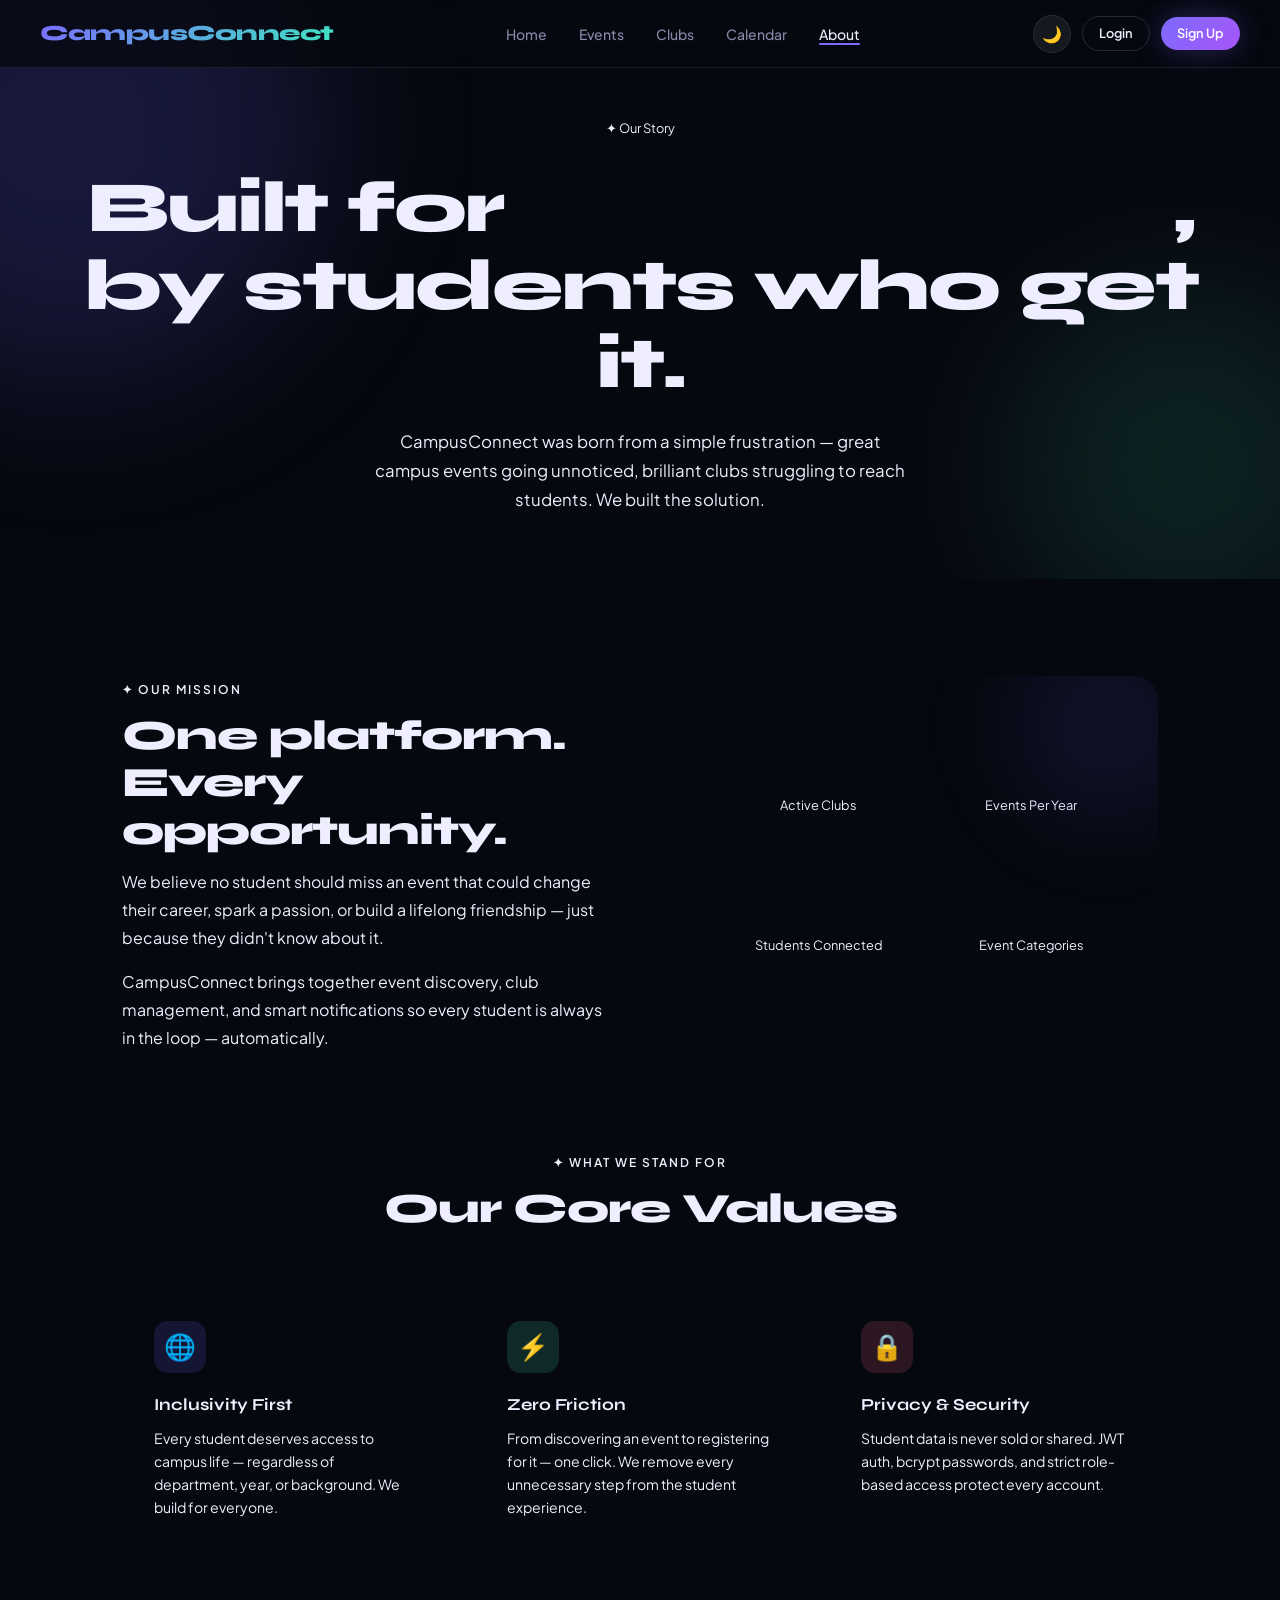
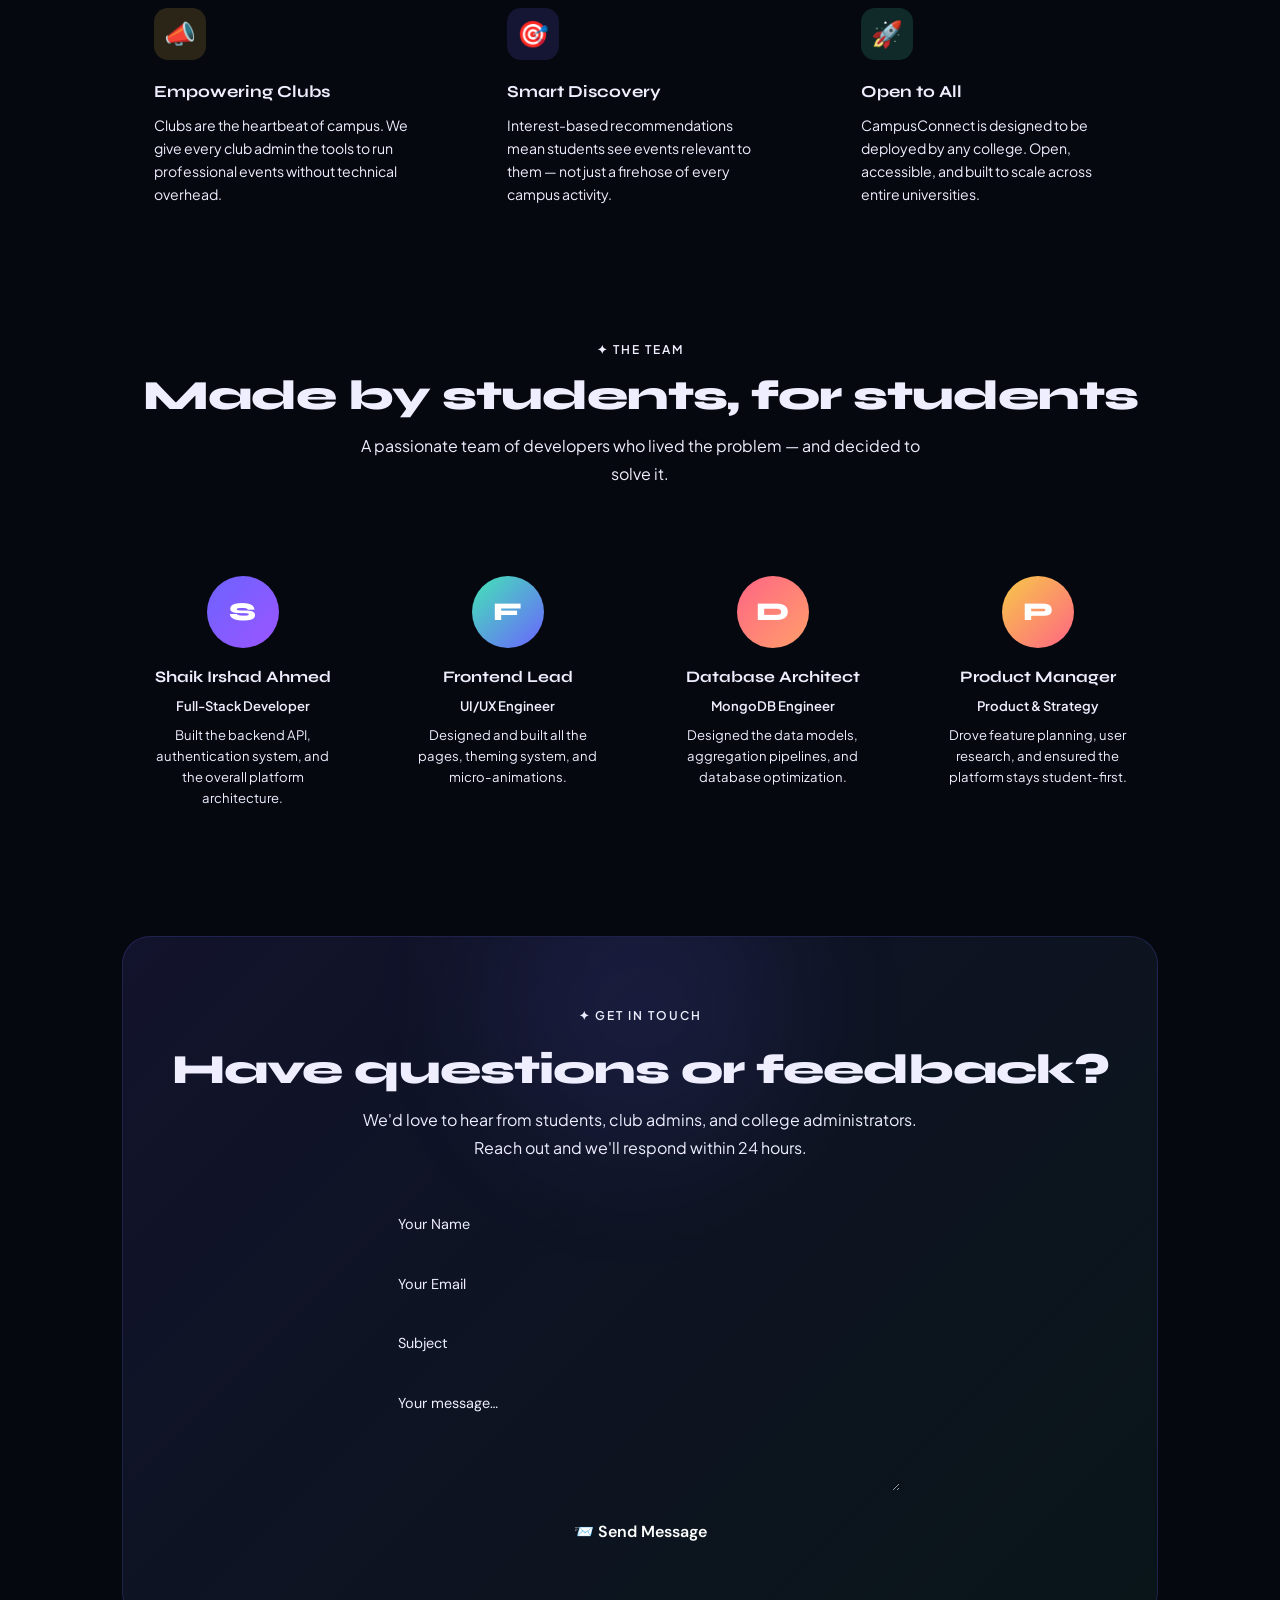
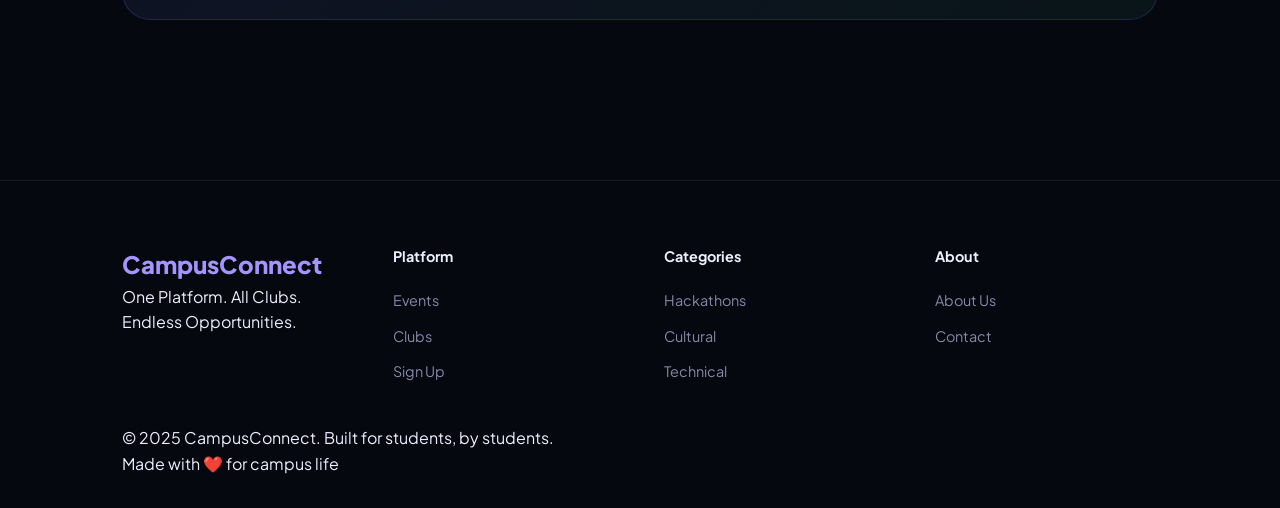
<file: pages/about.html>
<!DOCTYPE html>
<html lang="en" data-theme="dark">
<head>
  <meta charset="UTF-8"/>
  <meta name="viewport" content="width=device-width, initial-scale=1.0"/>
  <title>About Us — CampusConnect</title>
  <meta name="description" content="Learn about CampusConnect — the platform connecting students, clubs, and events across campus. Meet our mission, values, and team."/>
  <link rel="stylesheet" href="../css/style.css"/>
  <link href="https://fonts.googleapis.com/css2?family=Syne:wght@400;600;700;800&family=DM+Sans:ital,wght@0,300;0,400;0,500;1,300&display=swap" rel="stylesheet"/>
  <style>
    /* ── PAGE HERO ── */
    .about-hero {
      min-height: 55vh;
      display: flex;
      align-items: center;
      justify-content: center;
      text-align: center;
      padding: 7rem 2rem 4rem;
      position: relative;
      overflow: hidden;
    }
    .about-hero .orb {
      position: absolute; border-radius: 50%;
      filter: blur(80px); pointer-events: none;
    }
    .orb1 { width: 500px; height: 500px; background: rgba(108,99,255,.18); top: -120px; left: -180px; animation: floatA 9s ease-in-out infinite; }
    .orb2 { width: 350px; height: 350px; background: rgba(67,230,181,.12); bottom: -60px; right: -80px; animation: floatB 11s ease-in-out infinite; }
    @keyframes floatA { 0%,100%{transform:translate(0,0)} 50%{transform:translate(30px,20px)} }
    @keyframes floatB { 0%,100%{transform:translate(0,0)} 50%{transform:translate(-20px,25px)} }
    .about-badge {
      display: inline-flex; align-items: center; gap: .5rem;
      background: var(--surface2); border: 1px solid var(--border);
      border-radius: 100px; padding: .4rem 1rem;
      font-size: .8rem; color: var(--accent3); margin-bottom: 1.5rem;
      animation: fadeUp .5s ease both;
    }
    .about-hero-title {
      font-family: 'Syne', sans-serif;
      font-size: clamp(2.4rem, 6vw, 4.5rem);
      font-weight: 800; letter-spacing: -2px; line-height: 1.08;
      animation: fadeUp .6s ease .1s both;
    }
    .gradient-text {
      background: linear-gradient(135deg, var(--accent), var(--accent2), var(--accent3));
      background-size: 200%;
      -webkit-background-clip: text; -webkit-text-fill-color: transparent;
      animation: gradShift 4s ease infinite;
    }
    @keyframes gradShift { 0%,100%{background-position:0%} 50%{background-position:100%} }
    .about-hero-sub {
      max-width: 540px; margin: 1.5rem auto 0;
      color: var(--text2); font-size: 1.05rem; line-height: 1.75;
      animation: fadeUp .6s ease .2s both;
    }
    @keyframes fadeUp { from{opacity:0;transform:translateY(24px)} to{opacity:1;transform:translateY(0)} }

    /* ── SECTIONS ── */
    .section { padding: 6rem 0; position: relative; z-index: 1; }
    .container { max-width: 1100px; margin: 0 auto; padding: 0 2rem; }
    .section-label { display: inline-block; font-size: .75rem; font-weight: 600; letter-spacing: 2px; text-transform: uppercase; color: var(--accent); margin-bottom: .8rem; }
    .section-title { font-family: 'Syne', sans-serif; font-size: clamp(1.8rem, 3.5vw, 2.6rem); font-weight: 800; letter-spacing: -1px; line-height: 1.15; }
    .section-sub { color: var(--text2); margin-top: .8rem; line-height: 1.75; max-width: 560px; }

    /* ── MISSION GRID ── */
    .mission-grid { display: grid; grid-template-columns: 1fr 1fr; gap: 4rem; align-items: center; }
    .mission-visual {
      background: var(--surface); border: 1px solid var(--border);
      border-radius: 24px; padding: 2.5rem;
      position: relative; overflow: hidden;
    }
    .mission-visual::before {
      content: ''; position: absolute; top: -40px; right: -40px;
      width: 180px; height: 180px; border-radius: 50%;
      background: rgba(108,99,255,.12); filter: blur(50px);
    }
    .stat-grid { display: grid; grid-template-columns: 1fr 1fr; gap: 1.2rem; }
    .stat-box {
      background: var(--surface2); border: 1px solid var(--border);
      border-radius: 16px; padding: 1.4rem; text-align: center;
    }
    .stat-num-lg {
      font-family: 'Syne', sans-serif; font-size: 2rem; font-weight: 800;
      background: linear-gradient(135deg, var(--accent), var(--accent3));
      -webkit-background-clip: text; -webkit-text-fill-color: transparent;
    }
    .stat-lbl { font-size: .8rem; color: var(--text2); margin-top: .3rem; }

    /* ── VALUES ── */
    .values-grid { display: grid; grid-template-columns: repeat(auto-fit, minmax(270px, 1fr)); gap: 1.5rem; }
    .value-card {
      background: var(--surface); border: 1px solid var(--border);
      border-radius: 20px; padding: 2rem;
      transition: all .3s; position: relative; overflow: hidden;
    }
    .value-card::before {
      content: ''; position: absolute; inset: 0;
      background: linear-gradient(135deg, rgba(108,99,255,.07), transparent);
      opacity: 0; transition: opacity .3s;
    }
    .value-card:hover { transform: translateY(-5px); border-color: rgba(108,99,255,.3); box-shadow: 0 16px 40px rgba(0,0,0,.25); }
    .value-card:hover::before { opacity: 1; }
    .value-icon { width: 52px; height: 52px; border-radius: 14px; display: flex; align-items: center; justify-content: center; font-size: 1.6rem; margin-bottom: 1.2rem; }
    .value-title { font-family: 'Syne', sans-serif; font-size: 1.05rem; font-weight: 700; margin-bottom: .5rem; }
    .value-desc { color: var(--text2); font-size: .88rem; line-height: 1.65; }

    /* ── TEAM ── */
    .team-grid { display: grid; grid-template-columns: repeat(auto-fit, minmax(220px, 1fr)); gap: 1.5rem; }
    .team-card {
      background: var(--surface); border: 1px solid var(--border);
      border-radius: 20px; padding: 2rem 1.5rem; text-align: center;
      transition: all .3s;
    }
    .team-card:hover { transform: translateY(-4px); box-shadow: 0 16px 40px rgba(0,0,0,.25); }
    .team-avatar {
      width: 72px; height: 72px; border-radius: 50%;
      background: linear-gradient(135deg, var(--accent), #9b55ff);
      display: flex; align-items: center; justify-content: center;
      font-family: 'Syne', sans-serif; font-weight: 800; font-size: 1.6rem;
      color: #fff; margin: 0 auto 1rem; box-shadow: 0 0 24px var(--glow);
    }
    .team-name { font-family: 'Syne', sans-serif; font-weight: 700; margin-bottom: .3rem; }
    .team-role { font-size: .82rem; color: var(--accent); font-weight: 600; }
    .team-desc { font-size: .82rem; color: var(--text2); margin-top: .5rem; line-height: 1.6; }

    /* ── CONTACT ── */
    .contact-box {
      background: linear-gradient(135deg, rgba(108,99,255,.12), rgba(67,230,181,.06));
      border: 1px solid rgba(108,99,255,.2);
      border-radius: 28px; padding: 4rem 3rem;
      text-align: center; position: relative; overflow: hidden;
    }
    .contact-box::before {
      content: ''; position: absolute; top: -80px; left: 50%;
      transform: translateX(-50%); width: 300px; height: 300px;
      border-radius: 50%; background: rgba(108,99,255,.1); filter: blur(60px);
    }
    .contact-form { max-width: 520px; margin: 2.5rem auto 0; display: flex; flex-direction: column; gap: 1rem; }
    .cf-input {
      background: var(--surface2); border: 1px solid var(--border);
      border-radius: 12px; padding: .8rem 1.1rem; color: var(--text);
      font-family: 'DM Sans', sans-serif; font-size: .9rem; outline: none;
      transition: border .2s;
    }
    .cf-input:focus { border-color: var(--accent); box-shadow: 0 0 0 3px rgba(108,99,255,.12); }
    .cf-input::placeholder { color: var(--text2); }
    textarea.cf-input { resize: vertical; min-height: 110px; }
    .btn-contact {
      padding: .85rem 2.2rem; border-radius: 100px;
      background: linear-gradient(135deg, var(--accent), #9b55ff);
      border: none; color: #fff; font-family: 'DM Sans', sans-serif;
      font-size: 1rem; font-weight: 600; cursor: pointer;
      transition: all .2s; box-shadow: 0 0 24px var(--glow);
    }
    .btn-contact:hover { transform: translateY(-2px); box-shadow: 0 8px 30px var(--glow); }

    /* ── REVEAL ── */
    .reveal { opacity: 0; transform: translateY(28px); transition: opacity .6s ease, transform .6s ease; }
    .reveal.visible { opacity: 1; transform: translateY(0); }

    /* ── MOBILE ── */
    @media (max-width: 768px) {
      .mission-grid { grid-template-columns: 1fr; gap: 2.5rem; }
      .contact-box { padding: 2.5rem 1.5rem; }
    }
  </style>
</head>
<body>

<!-- NAVBAR -->
<nav class="navbar" id="mainNav"></nav>

<!-- HERO -->
<section class="about-hero">
  <div class="orb orb1"></div>
  <div class="orb orb2"></div>
  <div style="position:relative;z-index:1">
    <div class="about-badge">✦ Our Story</div>
    <h1 class="about-hero-title">
      Built for <span class="gradient-text">campus life</span>,<br/>
      by students who get it.
    </h1>
    <p class="about-hero-sub">
      CampusConnect was born from a simple frustration — great campus events going unnoticed,
      brilliant clubs struggling to reach students. We built the solution.
    </p>
  </div>
</section>

<!-- MISSION -->
<section class="section" id="mission">
  <div class="container">
    <div class="mission-grid">
      <div class="reveal">
        <span class="section-label">✦ Our Mission</span>
        <h2 class="section-title">One platform. Every opportunity.</h2>
        <p class="section-sub">
          We believe no student should miss an event that could change their career, spark a passion,
          or build a lifelong friendship — just because they didn't know about it.
        </p>
        <p class="section-sub" style="margin-top:1rem">
          CampusConnect brings together event discovery, club management, and smart notifications
          so every student is always in the loop — automatically.
        </p>
      </div>
      <div class="mission-visual reveal">
        <div class="stat-grid">
          <div class="stat-box">
            <div class="stat-num-lg" id="stat-clubs">50+</div>
            <div class="stat-lbl">Active Clubs</div>
          </div>
          <div class="stat-box">
            <div class="stat-num-lg" id="stat-events">300+</div>
            <div class="stat-lbl">Events Per Year</div>
          </div>
          <div class="stat-box">
            <div class="stat-num-lg" id="stat-students">5,000+</div>
            <div class="stat-lbl">Students Connected</div>
          </div>
          <div class="stat-box">
            <div class="stat-num-lg" id="stat-categories">12</div>
            <div class="stat-lbl">Event Categories</div>
          </div>
        </div>
      </div>
    </div>
  </div>
</section>

<!-- VALUES -->
<section class="section" style="padding-top:0">
  <div class="container">
    <div style="text-align:center;margin-bottom:3.5rem" class="reveal">
      <span class="section-label">✦ What We Stand For</span>
      <h2 class="section-title">Our Core Values</h2>
    </div>
    <div class="values-grid">
      <div class="value-card reveal">
        <div class="value-icon" style="background:rgba(108,99,255,.15)">🌐</div>
        <div class="value-title">Inclusivity First</div>
        <div class="value-desc">Every student deserves access to campus life — regardless of department, year, or background. We build for everyone.</div>
      </div>
      <div class="value-card reveal">
        <div class="value-icon" style="background:rgba(67,230,181,.15)">⚡</div>
        <div class="value-title">Zero Friction</div>
        <div class="value-desc">From discovering an event to registering for it — one click. We remove every unnecessary step from the student experience.</div>
      </div>
      <div class="value-card reveal">
        <div class="value-icon" style="background:rgba(255,101,132,.15)">🔒</div>
        <div class="value-title">Privacy & Security</div>
        <div class="value-desc">Student data is never sold or shared. JWT auth, bcrypt passwords, and strict role-based access protect every account.</div>
      </div>
      <div class="value-card reveal">
        <div class="value-icon" style="background:rgba(247,201,72,.15)">📣</div>
        <div class="value-title">Empowering Clubs</div>
        <div class="value-desc">Clubs are the heartbeat of campus. We give every club admin the tools to run professional events without technical overhead.</div>
      </div>
      <div class="value-card reveal">
        <div class="value-icon" style="background:rgba(108,99,255,.15)">🎯</div>
        <div class="value-title">Smart Discovery</div>
        <div class="value-desc">Interest-based recommendations mean students see events relevant to them — not just a firehose of every campus activity.</div>
      </div>
      <div class="value-card reveal">
        <div class="value-icon" style="background:rgba(67,230,181,.15)">🚀</div>
        <div class="value-title">Open to All</div>
        <div class="value-desc">CampusConnect is designed to be deployed by any college. Open, accessible, and built to scale across entire universities.</div>
      </div>
    </div>
  </div>
</section>

<!-- TEAM -->
<section class="section" style="padding-top:0">
  <div class="container">
    <div style="text-align:center;margin-bottom:3.5rem" class="reveal">
      <span class="section-label">✦ The Team</span>
      <h2 class="section-title">Made by students, for students</h2>
      <p class="section-sub" style="margin:.8rem auto 0">
        A passionate team of developers who lived the problem — and decided to solve it.
      </p>
    </div>
    <div class="team-grid">
      <div class="team-card reveal">
        <div class="team-avatar" style="background:linear-gradient(135deg,#6c63ff,#9b55ff)">S</div>
        <div class="team-name">Shaik Irshad Ahmed</div>
        <div class="team-role">Full-Stack Developer</div>
        <div class="team-desc">Built the backend API, authentication system, and the overall platform architecture.</div>
      </div>
      <div class="team-card reveal">
        <div class="team-avatar" style="background:linear-gradient(135deg,#43e6b5,#6c63ff)">F</div>
        <div class="team-name">Frontend Lead</div>
        <div class="team-role">UI/UX Engineer</div>
        <div class="team-desc">Designed and built all the pages, theming system, and micro-animations.</div>
      </div>
      <div class="team-card reveal">
        <div class="team-avatar" style="background:linear-gradient(135deg,#ff6584,#ff9f6b)">D</div>
        <div class="team-name">Database Architect</div>
        <div class="team-role">MongoDB Engineer</div>
        <div class="team-desc">Designed the data models, aggregation pipelines, and database optimization.</div>
      </div>
      <div class="team-card reveal">
        <div class="team-avatar" style="background:linear-gradient(135deg,#f7c948,#ff6584)">P</div>
        <div class="team-name">Product Manager</div>
        <div class="team-role">Product & Strategy</div>
        <div class="team-desc">Drove feature planning, user research, and ensured the platform stays student-first.</div>
      </div>
    </div>
  </div>
</section>

<!-- CONTACT -->
<section class="section" id="contact" style="padding-top:0">
  <div class="container">
    <div class="contact-box reveal">
      <span class="section-label" style="position:relative">✦ Get in Touch</span>
      <h2 class="section-title" style="position:relative;margin-top:.5rem">Have questions or feedback?</h2>
      <p class="section-sub" style="margin:.8rem auto 0;position:relative">
        We'd love to hear from students, club admins, and college administrators.
        Reach out and we'll respond within 24 hours.
      </p>
      <form class="contact-form" id="contactForm">
        <input  class="cf-input" type="text"  id="cfName"    placeholder="Your Name" required/>
        <input  class="cf-input" type="email" id="cfEmail"   placeholder="Your Email" required/>
        <input  class="cf-input" type="text"  id="cfSubject" placeholder="Subject"/>
        <textarea class="cf-input"            id="cfMessage" placeholder="Your message…" required></textarea>
        <button type="submit" class="btn-contact">📨 Send Message</button>
      </form>
    </div>
  </div>
</section>

<!-- FOOTER -->
<footer id="mainFooter"></footer>

<script src="../js/app.js"></script>
<script>
  buildNav('about');

  // ── Contact form ──────────────────────────────────────
  document.getElementById('contactForm').addEventListener('submit', function(e) {
    e.preventDefault();
    const name    = document.getElementById('cfName').value.trim();
    const email   = document.getElementById('cfEmail').value.trim();
    const subject = document.getElementById('cfSubject').value.trim();
    const message = document.getElementById('cfMessage').value.trim();

    if (!name || !email || !message) {
      toast('Please fill in all required fields.', 'error');
      return;
    }

    // In a real deployment, this would POST to a contact API
    toast(`Thanks, ${name}! Your message has been received. We'll reply to ${email} soon. 🙌`, 'success');
    this.reset();
  });

  // ── Live stats from backend ───────────────────────────
  (async () => {
    try {
      const data = await API.getAnalytics();
      if (data.totalClubs)    document.getElementById('stat-clubs').textContent    = data.totalClubs + '+';
      if (data.totalEvents)   document.getElementById('stat-events').textContent   = data.totalEvents + '+';
      if (data.totalStudents) document.getElementById('stat-students').textContent = data.totalStudents.toLocaleString() + '+';
    } catch {
      // Backend offline — static numbers already shown
    }
  })();
</script>
</body>
</html>
</file>
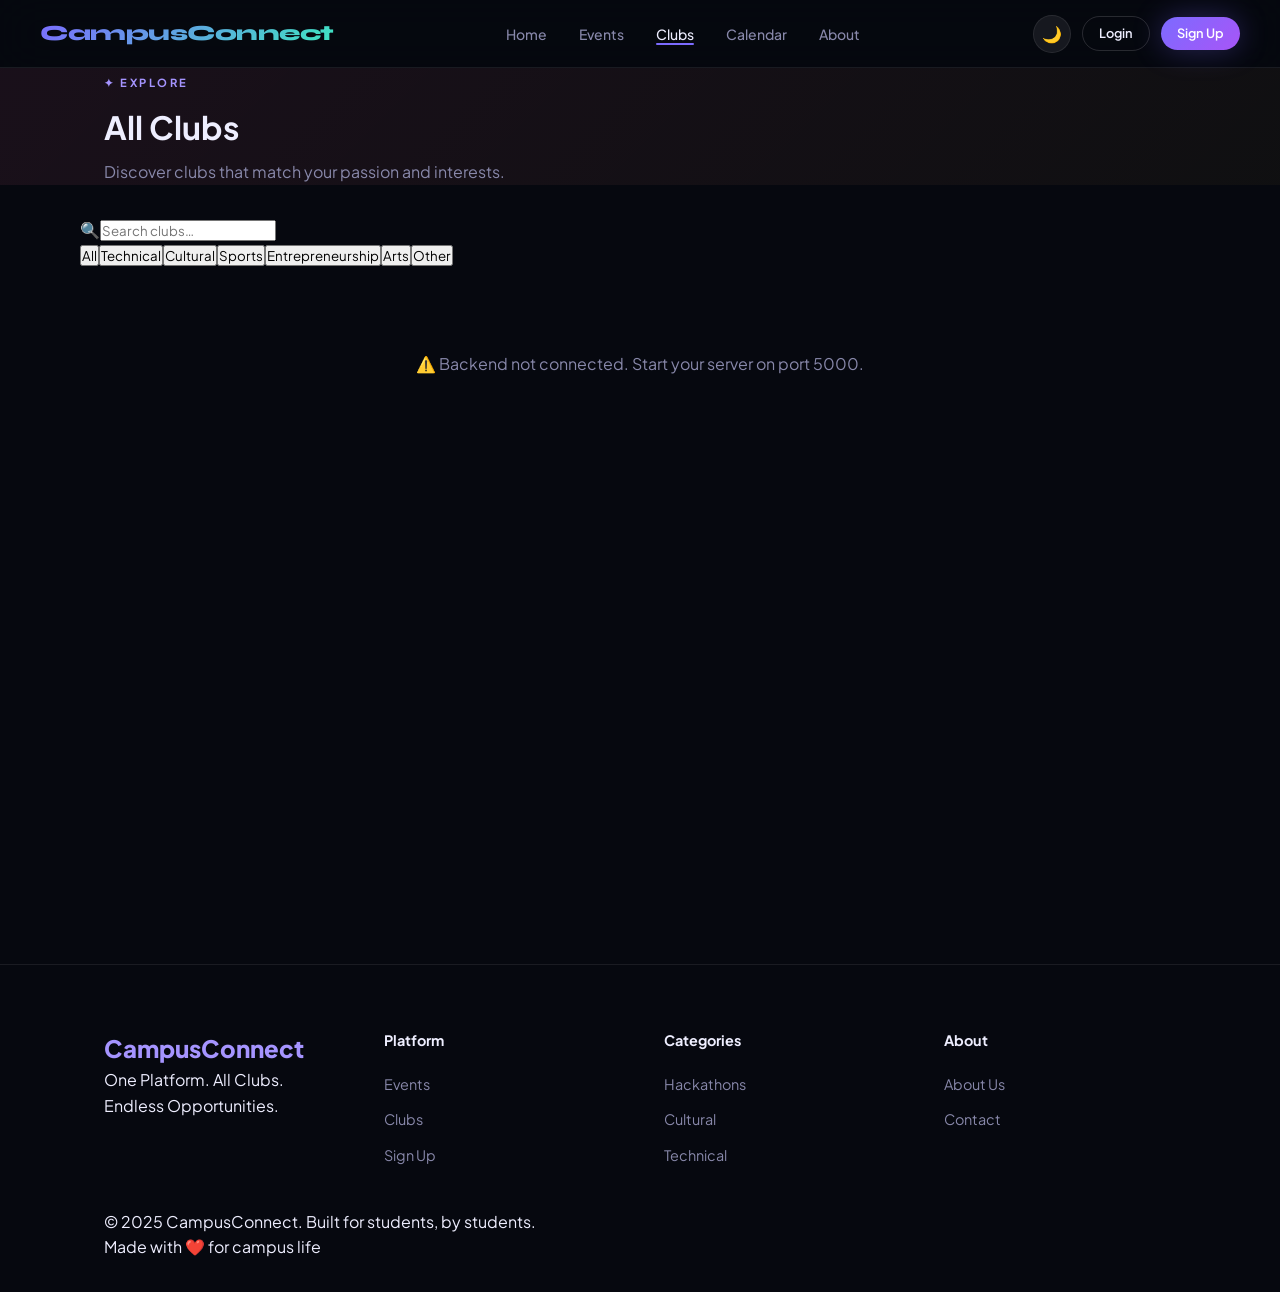
<file: pages/clubs.html>
<!DOCTYPE html>
<html lang="en" data-theme="dark">
<head>
  <meta charset="UTF-8"/><meta name="viewport" content="width=device-width,initial-scale=1.0"/>
  <title>Clubs — CampusConnect</title>
  <link rel="stylesheet" href="../css/style.css"/>
  <style>
    .clubs-grid{display:grid;grid-template-columns:repeat(3,1fr);gap:1.4rem}
    .club-card{background:var(--s1);border:1px solid var(--b1);border-radius:var(--rl);padding:1.8rem;transition:all .25s;cursor:pointer;position:relative;overflow:hidden}
    .club-card:hover{transform:translateY(-4px);border-color:var(--b2);box-shadow:var(--sh)}
    .cc-head{display:flex;align-items:center;gap:1rem;margin-bottom:1rem}
    .cc-icon{width:50px;height:50px;border-radius:14px;display:flex;align-items:center;justify-content:center;font-size:1.55rem;flex-shrink:0}
    .cc-name{font-family:'Syne',sans-serif;font-size:.95rem;font-weight:700}
    .cc-cat{font-size:.75rem;color:var(--tx2)}
    .cc-desc{font-size:.83rem;color:var(--tx2);line-height:1.6;margin-bottom:1rem;display:-webkit-box;-webkit-line-clamp:2;-webkit-box-orient:vertical;overflow:hidden}
    .cc-stats{display:flex;gap:1.2rem;padding-top:.8rem;border-top:1px solid var(--b1)}
    .cc-stat{font-size:.75rem;color:var(--tx2)}
    .cc-stat strong{display:block;font-size:.95rem;font-weight:700;color:var(--tx);font-family:'Syne',sans-serif}
    @media(max-width:900px){.clubs-grid{grid-template-columns:repeat(2,1fr)}}
    @media(max-width:580px){.clubs-grid{grid-template-columns:1fr}}
  </style>
</head>
<body>
<nav class="navbar" id="mainNav"></nav>
<div class="page-wrap">
  <div class="page-hero" style="background:linear-gradient(135deg,rgba(255,107,157,.08),rgba(247,201,72,.04))">
    <div class="container">
      <span class="section-label">✦ Explore</span>
      <h1>All Clubs</h1>
      <p style="color:var(--tx2);margin-top:.4rem">Discover clubs that match your passion and interests.</p>
    </div>
  </div>
  <div class="container" style="padding:2rem 0 4rem">
    <div class="filters">
      <div class="search-box"><span class="s-ico">🔍</span><input type="text" id="searchInput" placeholder="Search clubs…"/></div>
      <div class="cat-pills" id="catPills"></div>
    </div>
    <div id="resultsInfo" style="margin-bottom:1.2rem;color:var(--tx2);font-size:.85rem"></div>
    <div class="clubs-grid" id="clubsGrid"></div>
  </div>
</div>

<!-- Club Modal -->
<div class="modal-overlay" id="clubModal">
  <div class="modal">
    <div class="modal-header"><div class="modal-title" id="mTitle"></div><button class="modal-close" onclick="closeModal()">✕</button></div>
    <div id="mBody"></div>
  </div>
</div>

<footer id="mainFooter"></footer>
<script src="../js/app.js"></script>
<script>
  buildNav('clubs');

  const CATS = ['All','Technical','Cultural','Sports','Entrepreneurship','Arts','Other'];
  const COLORS = { Technical:'#7c6bff',Cultural:'#ff6b9d',Sports:'#4ade80',Entrepreneurship:'#f7c948',Arts:'#a594ff',Other:'#3de6c0',Hackathons:'#f7c948',Workshops:'#3de6c0' };
  const ICONS = { Technical:'💻',Cultural:'🎭',Sports:'⚽',Entrepreneurship:'🚀',Arts:'🎨',Other:'🏢',Hackathons:'🏆',Workshops:'🔧' };

  let allClubs = [];
  let activeCat = 'All', search = '';

  const pillsEl = document.getElementById('catPills');
  CATS.forEach(c => {
    const b = document.createElement('button');
    b.className='cat-pill'+(c==='All'?' active':''); b.textContent=c;
    b.onclick=()=>{ activeCat=c; document.querySelectorAll('.cat-pill').forEach(p=>p.classList.remove('active')); b.classList.add('active'); render(); };
    pillsEl.appendChild(b);
  });

  document.getElementById('searchInput').addEventListener('input', e => { search=e.target.value.toLowerCase(); render(); });

  async function loadClubs() {
    const grid = document.getElementById('clubsGrid');
    loading(grid);
    try {
      allClubs = await API.getClubs();
      render();
    } catch {
      grid.innerHTML = `<div style="grid-column:1/-1;text-align:center;padding:4rem"><p style="color:var(--tx2)">⚠️ Backend not connected. Start your server on port 5000.</p></div>`;
    }
  }

  function render() {
    let list = [...allClubs];
    if (activeCat!=='All') list=list.filter(c=>c.category===activeCat);
    if (search) list=list.filter(c=>c.clubName.toLowerCase().includes(search)||c.description.toLowerCase().includes(search));
    document.getElementById('resultsInfo').textContent = `${list.length} club${list.length!==1?'s':''} found`;
    const grid = document.getElementById('clubsGrid');
    if (!list.length) { empty(grid,'No clubs found.','🏢'); return; }

    grid.innerHTML = list.map(cl => {
      const color = COLORS[cl.category]||'#7c6bff';
      const icon  = ICONS[cl.category]||'🏢';
      return `<div class="club-card" onclick="openModal('${cl._id}')">
        <div style="position:absolute;top:0;left:0;right:0;height:3px;background:${color};border-radius:var(--rl) var(--rl) 0 0"></div>
        <div class="cc-head">
          <div class="cc-icon" style="background:${color}22">${cl.logoURL?`<img src="${cl.logoURL}" style="width:100%;height:100%;object-fit:cover;border-radius:14px">`:`${icon}`}</div>
          <div><div class="cc-name">${cl.clubName}</div><div class="cc-cat">${cl.category}</div></div>
        </div>
        <div class="cc-desc">${cl.description}</div>
        <div class="cc-stats">
          <div class="cc-stat"><strong>${cl.events?.length||0}</strong>Events</div>
          <div class="cc-stat"><strong>${new Date(cl.createdAt).getFullYear()}</strong>Founded</div>
          <div class="cc-stat"><strong style="color:var(--gn)">✅</strong>Approved</div>
        </div>
      </div>`;
    }).join('');
  }

  async function toggleFollow(id, btn, isFollowing) {
    if (!Auth.isLoggedIn) { window.location.href='login.html'; return; }
    if (Auth.user.role!=='student') { toast('Only students can follow clubs','error'); return; }
    btn.disabled = true;
    try {
      if (isFollowing) {
        await API.unfollowClub(id);
        toast('Unfollowed club', 'info');
        const u = Auth.user; u.followingClubs = u.followingClubs.filter(c => c !== id); Auth.save(u, Auth.token);
      } else {
        await API.followClub(id);
        toast('Followed club!', 'success');
        const u = Auth.user; u.followingClubs = u.followingClubs || []; u.followingClubs.push(id); Auth.save(u, Auth.token);
      }
      closeModal();
      openModal(id);
    } catch(err) {
      toast(err.message, 'error');
      btn.disabled = false;
    }
  }

  async function openModal(id) {
    try {
      const cl = await API.getClub(id);
      const color = COLORS[cl.category]||'#7c6bff';
      const icon  = ICONS[cl.category]||'🏢';
      
      let followBtnHtml = '';
      if (Auth.user?.role === 'student') {
          const isFollowing = (Auth.user.followingClubs || []).includes(cl._id);
          followBtnHtml = `<button class="btn btn-sm ${isFollowing?'btn-success':'btn-primary'}" style="margin-top:1rem;margin-bottom:1.5rem" onclick="toggleFollow('${cl._id}', this, ${isFollowing})">${isFollowing?'✅ Following':'Follow Club'}</button>`;
      }

      document.getElementById('mTitle').textContent = cl.clubName;
      document.getElementById('mBody').innerHTML = `
        <div style="text-align:center;padding:2rem;background:${color}11;border-radius:var(--r);margin-bottom:1.5rem;font-size:3rem">${icon}</div>
        <div style="margin-bottom:1rem;display:flex;justify-content:space-between;align-items:center;">
            ${catTag(cl.category)}
            <div style="font-size:0.8rem;color:var(--tx2)">👥 ${cl.followersCount || 0} followers</div>
        </div>
        ${followBtnHtml}
        <p style="color:var(--tx2);font-size:.88rem;line-height:1.7;margin-bottom:1.5rem">${cl.description}</p>

        <div style="background:var(--s2);border:1px solid var(--b1);border-radius:12px;padding:1.2rem;margin-bottom:1.5rem">
          <h4 style="font-family:'Syne',sans-serif;font-size:0.75rem;font-weight:700;color:var(--tx2);margin-bottom:.8rem;text-transform:uppercase">Contact Organizer</h4>
          <div style="display:flex;flex-direction:column;gap:.6rem;font-size:.85rem">
            ${cl.contactEmail ? `<div><span style="color:var(--tx2)">📧 Email:</span> <a href="mailto:${cl.contactEmail}" style="color:var(--v);text-decoration:none;font-weight:600">${cl.contactEmail}</a></div>` : ''}
            ${cl.contactPhone ? `<div><span style="color:var(--tx2)">📞 Phone:</span> <span style="font-weight:600">${cl.contactPhone}</span></div>` : ''}
            ${cl.socialLinks?.instagram ? `<div><span style="color:var(--tx2)">📸 Insta:</span> <a href="${cl.socialLinks.instagram}" target="_blank" style="color:var(--v);text-decoration:none;font-weight:600">${cl.socialLinks.instagram.split('/').pop() || 'Profile'}</a></div>` : ''}
          </div>
        </div>

        ${(cl.gallery && cl.gallery.length > 0) ? `
          <h4 style="font-family:'Syne',sans-serif;font-size:.85rem;font-weight:700;color:var(--tx2);margin-bottom:.8rem;letter-spacing:.5px;text-transform:uppercase">GALLERY</h4>
          <div style="display:flex;gap:.5rem;overflow-x:auto;padding-bottom:1rem;margin-bottom:1rem">
            ${cl.gallery.map(url => `<img src="${url}" style="height:100px;border-radius:8px;object-fit:cover;border:1px solid var(--b1)">`).join('')}
          </div>
        ` : ''}

        <div style="display:grid;grid-template-columns:repeat(2,1fr);gap:.7rem;margin-bottom:1.4rem">
          <div style="background:var(--s2);border:1px solid var(--b1);border-radius:10px;padding:.8rem;text-align:center">
            <div style="font-family:'Syne',sans-serif;font-size:1.4rem;font-weight:800;color:${color}">${cl.events?.length||0}</div>
            <div style="font-size:.7rem;color:var(--tx2)">Events</div>
          </div>
          <div style="background:var(--s2);border:1px solid var(--b1);border-radius:10px;padding:.8rem;text-align:center">
            <div style="font-family:'Syne',sans-serif;font-size:1.4rem;font-weight:800;color:${color}">${new Date(cl.createdAt).getFullYear()}</div>
            <div style="font-size:.7rem;color:var(--tx2)">Founded</div>
          </div>
        </div>
        ${cl.events?.length?`<h4 style="font-family:'Syne',sans-serif;font-size:.85rem;font-weight:700;color:var(--tx2);margin-bottom:.8rem;letter-spacing:.5px;text-transform:uppercase">EVENTS</h4>
        ${cl.events.map(ev=>`<div style="background:var(--s2);border:1px solid var(--b1);border-radius:10px;padding:.85rem;margin-bottom:.5rem;display:flex;justify-content:space-between;align-items:center">
          <div style="font-size:.85rem;font-weight:600">${ev.title||ev}</div>
          <span style="font-size:.72rem;color:var(--tx2)">${ev.date?fDate(ev.date):''}</span>
        </div>`).join('')}`:''}
        <a href="events.html?clubId=${cl._id}" class="btn btn-md btn-primary" style="width:100%;margin-top:1rem;display:flex">View All Events →</a>`;
      document.getElementById('clubModal').classList.add('open');
    } catch { toast('Failed to load club details','error'); }
  }

  function closeModal() { document.getElementById('clubModal').classList.remove('open'); }
  document.getElementById('clubModal').addEventListener('click', e=>{if(e.target===e.currentTarget)closeModal();});

  loadClubs();
</script>
</body>
</html>
</file>
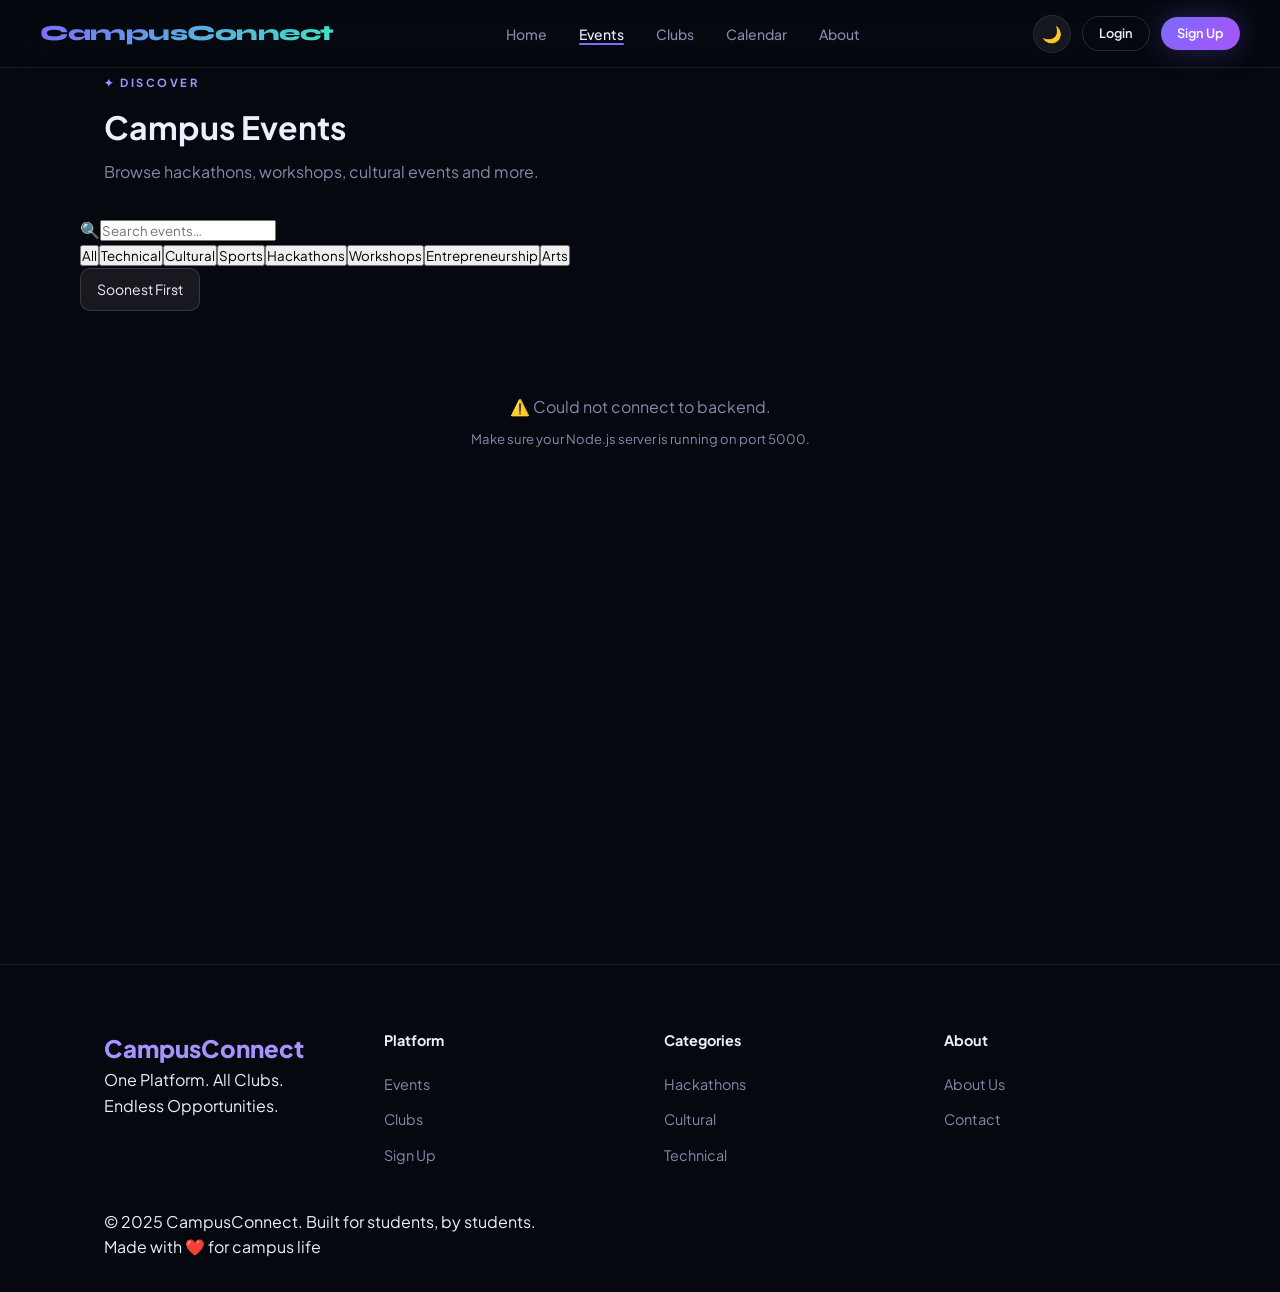
<file: pages/events.html>
<!DOCTYPE html>
<html lang="en" data-theme="dark">
<head>
  <meta charset="UTF-8"/><meta name="viewport" content="width=device-width,initial-scale=1.0"/>
  <title>Events — CampusConnect</title>
  <link rel="stylesheet" href="../css/style.css"/>
  <style>
    .events-grid{display:grid;grid-template-columns:repeat(3,1fr);gap:1.4rem}
    @media(max-width:900px){.events-grid{grid-template-columns:repeat(2,1fr)}}
    @media(max-width:580px){.events-grid{grid-template-columns:1fr}}
  </style>
</head>
<body>
<nav class="navbar" id="mainNav"></nav>
<div class="page-wrap">
  <div class="page-hero">
    <div class="container">
      <span class="section-label">✦ Discover</span>
      <h1>Campus Events</h1>
      <p style="color:var(--tx2);margin-top:.4rem">Browse hackathons, workshops, cultural events and more.</p>
    </div>
  </div>
  <div class="container" style="padding:2rem 0 4rem">
    <div class="filters">
      <div class="search-box"><span class="s-ico">🔍</span><input type="text" id="searchInput" placeholder="Search events…"/></div>
      <div class="cat-pills" id="catPills"></div>
      <select class="form-select" id="sortSel" style="width:auto">
        <option value="date">Soonest First</option>
        <option value="popular">Most Popular</option>
        <option value="free">Free First</option>
      </select>
    </div>
    <div id="resultsInfo" style="margin-bottom:1.2rem;color:var(--tx2);font-size:.85rem"></div>
    <div class="events-grid" id="eventsGrid"></div>
  </div>
</div>

<!-- Event Detail Modal -->
<div class="modal-overlay" id="evModal">
  <div class="modal" style="max-width:580px">
    <div class="modal-header"><div class="modal-title" id="mTitle"></div><button class="modal-close" onclick="closeModal()">✕</button></div>
    <div id="mBody"></div>
  </div>
</div>

<footer id="mainFooter"></footer>
<script src="../js/app.js"></script>
<script>
  buildNav('events');

  const CATS = ['All','Technical','Cultural','Sports','Hackathons','Workshops','Entrepreneurship','Arts'];
  let allEvents = [];
  let activeCat = new URLSearchParams(window.location.search).get('cat') || 'All';
  let activeClubId = new URLSearchParams(window.location.search).get('clubId');
  let search = '', sort = 'date';

  // Build pills
  const pillsEl = document.getElementById('catPills');
  CATS.forEach(c => {
    const b = document.createElement('button');
    b.className = 'cat-pill'+(c===activeCat?' active':'');
    b.textContent = c;
    b.onclick = () => { activeCat=c; document.querySelectorAll('.cat-pill').forEach(p=>p.classList.remove('active')); b.classList.add('active'); render(); };
    pillsEl.appendChild(b);
  });

  document.getElementById('searchInput').addEventListener('input', e => { search=e.target.value.toLowerCase(); render(); });
  document.getElementById('sortSel').addEventListener('change', e => { sort=e.target.value; render(); });

  async function loadEvents() {
    const grid = document.getElementById('eventsGrid');
    loading(grid);
    try {
      allEvents = await API.getEvents();
      render();
    } catch {
      grid.innerHTML = `<div style="grid-column:1/-1;text-align:center;padding:4rem">
        <p style="color:var(--tx2);margin-bottom:.5rem">⚠️ Could not connect to backend.</p>
        <p style="color:var(--tx2);font-size:.82rem">Make sure your Node.js server is running on port 5000.</p>
      </div>`;
    }
  }

  function getFiltered() {
    let list = [...allEvents];
    if (activeCat!=='All') list = list.filter(e=>e.category===activeCat);
    if (activeClubId) list = list.filter(e => (e.clubId?._id || e.clubId) === activeClubId);
    if (search) list = list.filter(e=>e.title.toLowerCase().includes(search)||(e.clubId?.clubName||'').toLowerCase().includes(search));
    if (sort==='popular') list.sort((a,b)=>b.registeredStudents.length-a.registeredStudents.length);
    else if (sort==='free') list.sort((a,b)=>a.participationFee-b.participationFee);
    else list.sort((a,b)=>new Date(a.date)-new Date(b.date));
    return list;
  }

  function isRegistered(ev) {
    const u = Auth.user;
    if (!u) return false;
    return ev.registeredStudents.some(s => (s._id||s)===u._id);
  }

  function render() {
    const list = getFiltered();
    const grid = document.getElementById('eventsGrid');
    const info = document.getElementById('resultsInfo');
    
    let infoText = `${list.length} event${list.length!==1?'s':''} found`;
    if (activeClubId && list.length > 0) {
      infoText += ` for <strong>${list[0].clubId?.clubName || 'Selected Club'}</strong> <button class="btn btn-ghost" style="padding:0 .4rem;font-size:0.7rem;margin-left:.5rem" onclick="activeClubId=null;render()">Clear Filter</button>`;
    }
    info.innerHTML = infoText;

    if (!list.length) { empty(grid,'No events found. Try a different filter.'); return; }

    grid.innerHTML = list.map(ev => {
      const reg = isRegistered(ev);
      const isFull = ev.maxParticipants && ev.registeredStudents.length >= ev.maxParticipants;
      const pct = ev.maxParticipants ? Math.round((ev.registeredStudents.length/ev.maxParticipants)*100) : 0;
      
      let btnText = reg ? '✅ Registered' : (isFull ? 'Join Waitlist' : 'Register');
      let btnClass = reg ? 'btn-success' : (isFull ? 'btn-ghost' : 'btn-primary');
      let isActionReg = reg;
      if (isFull && !reg && ev.waitlistStudents && ev.waitlistStudents.includes(Auth.user?._id)) {
        btnText = '⏳ Waitlisted';
        btnClass = 'btn-success';
        isActionReg = true;
      }

      return `<div class="event-card" onclick="openModal('${ev._id}')">
        <div class="ec-img" style="background:var(--s2);display:flex;align-items:center;justify-content:center;font-size:3.5rem;overflow:hidden;position:relative"> 
          ${ev.posterURL ? `<img src="${ev.posterURL}" onclick="event.stopPropagation(); openLightbox(this.src)" style="width:100%;height:100%;object-fit:cover;cursor:zoom-in" title="View full poster"/>` : 
            (() => {
              const icons = { 'Technical': '💻', 'Cultural': '🎭', 'Sports': '🏆', 'Hackathons': '🚀', 'Workshops': '🛠️', 'Entrepreneurship': '💡', 'Arts': '🎨' };
              return icons[ev.category] || '🎯';
            })()}
          <div style="position:absolute;top:.8rem;right:.8rem"><span class="tag ${ev.participationFee===0?'tag-gn':'tag-am'}">${ev.participationFee===0?'Free':'₹'+ev.participationFee}</span></div>
        </div>
        <div class="ec-body">
          <div class="ec-club">🏢 ${ev.clubId?.clubName||'Campus Club'}</div>
          <div class="ec-title">${ev.title}</div>
          <div style="font-size:.74rem;color:var(--v2);margin-bottom:.4rem;display:flex;align-items:center;gap:.3rem">
            👤 ${ev.coordinatorName || 'Club Admin'} · 📞 ${ev.coordinatorPhone || ''}
          </div>
          <div class="ec-meta">
            <span>📅 ${fDate(ev.date)} · ${ev.time}</span>
            <span>📍 ${ev.venue}</span>
            <span>⏰ Deadline: ${fDate(ev.registrationDeadline)}</span>
          </div>
          ${ev.maxParticipants?`<div class="prog"><div class="prog-fill" style="width:${pct}%"></div></div>
          <div style="font-size:.72rem;color:var(--tx2);margin-bottom:.7rem">${ev.registeredStudents.length}/${ev.maxParticipants} (${Math.min(pct, 100)}%) ${isFull ? '— <strong>Seats Full</strong>' : ''}</div>`:''}
          <div class="ec-footer">
            <span></span>
            ${ev.externalLink ? 
               `<a class="btn btn-sm btn-primary" style="text-decoration:none" href="${ev.externalLink}" target="_blank" onclick="event.stopPropagation()">Register Externally ↗</a>` :
               `<button class="btn btn-sm ${btnClass}" onclick="event.stopPropagation();toggleReg('${ev._id}',this,${isActionReg})">
                 ${btnText}
               </button>`
            }
          </div>
        </div>
      </div>`;
    }).join('');
  }

  async function toggleReg(id, btn, wasReg, forceReg=false, data=null) {
    if (!Auth.isLoggedIn) { window.location.href='login.html'; return; }
    if (Auth.user.role!=='student') { toast('Only students can register','error'); return; }
    
    // If we're not registered and not forcing registration directly, ask for details first!
    if (!wasReg && !forceReg) {
      openRegFormModal(id);
      return;
    }

    btn.disabled=true; btn.textContent='…';
    try {
      if (wasReg) {
        const res = await API.unregisterEvent(id);
        toast(res.message || 'Unregistered', 'info');
      } else {
        const res = await API.registerEvent(id, data);
        const msg = res.message || 'Registered! Check your email.';
        toast(msg, msg.toLowerCase().includes('waitlist') ? 'info' : 'success');
      }
      await loadEvents(); // refresh
      // Also close the modal if it's open and displaying the registration form
      if(!wasReg) closeModal();
    } catch (err) {
      toast(err.message,'error');
      btn.disabled=false;
      btn.textContent=wasReg?'✅ Registered':'Confirm Registration';
    }
  }

  function openRegFormModal(id) {
    const u = Auth.user;
    const ev = allEvents.find(e => e._id === id);
    if (!ev) return;

    document.getElementById('mTitle').textContent = 'Registration Details';
    
    let paymentUI = '';
    if (ev.participationFee > 0) {
      paymentUI = `
        <div style="margin-top:1.5rem;padding:1.2rem;background:rgba(255,193,7,0.05);border:1px dashed var(--am);border-radius:var(--r)">
          <h4 style="color:var(--am);margin-bottom:.5rem;font-size:.9rem">💰 Payment Required</h4>
          <p style="font-size:.82rem;color:var(--tx2);margin-bottom:1rem">This is a paid event. Please pay <strong>₹${ev.participationFee}</strong> to the UPI ID below and upload a screenshot of the transaction.</p>
          
          <div style="background:var(--s2);padding:.8rem;border-radius:8px;text-align:center;margin-bottom:1.2rem">
            <div style="font-size:.65rem;color:var(--tx2);margin-bottom:.2rem">UPI ID</div>
            <div style="font-weight:700;letter-spacing:1px;color:var(--tx1)">${ev.paymentUpi || 'campusconnect@upi'}</div>
          </div>

          <div class="form-group">
            <label class="form-label">Payment Screenshot *</label>
            <input type="file" class="form-input" id="regPayment" accept="image/*" style="padding:.5rem"/>
            <small style="color:var(--tx2);font-size:.7rem">Make sure the transaction ID and amount are visible.</small>
          </div>
        </div>
      `;
    }

    document.getElementById('mBody').innerHTML = `
      <div style="text-align:left;margin-bottom:1.5rem">
        <div style="display:flex;gap:1.5rem;margin-bottom:1.2rem;border-bottom:1px solid var(--b1);padding-bottom:1rem">
          <div><div style="font-size:.65rem;color:var(--tx2);margin-bottom:.2rem">📅 DATE</div><div style="font-weight:600;font-size:.85rem">${fDate(ev.date)}</div></div>
          <div><div style="font-size:.65rem;color:var(--tx2);margin-bottom:.2rem">📍 VENUE</div><div style="font-weight:600;font-size:.85rem">${ev.venue}</div></div>
        </div>
        ${(ev.guests && ev.guests.length > 0) ? `
          <div style="margin-bottom:1.5rem">
            <h4 style="font-family:'Syne',sans-serif;font-size:0.75rem;font-weight:700;color:var(--tx2);margin-bottom:.6rem;text-transform:uppercase">🌟 Special Guests</h4>
            <div style="display:flex;flex-wrap:wrap;gap:.5rem">
              ${ev.guests.map(g => `<span class="tag" style="background:rgba(124,107,255,.1);color:var(--v);font-weight:600">${g}</span>`).join('')}
            </div>
          </div>
        ` : ''}
        <p style="color:var(--tx2);font-size:.88rem;margin-bottom:1.2rem">Complete your profile and payment (if applicable) to join.</p>
        
        <div class="form-group">
          <label class="form-label">Student Roll Number / ID *</label>
          <input class="form-input" id="regRoll" placeholder="e.g. 21BCE001" value="${u.rollNo||''}"/>
        </div>
        <div class="form-group">
          <label class="form-label">Department / Course *</label>
          <input class="form-input" id="regDept" placeholder="e.g. Computer Science" value="${u.department||''}"/>
        </div>
        <div class="form-group">
          <label class="form-label">Phone Number *</label>
          <input class="form-input" id="regPhone" placeholder="e.g. 9876543210" value="${u.phone||''}"/>
        </div>

        ${paymentUI}

        <div style="background:var(--s2);border:1px solid var(--b1);border-radius:12px;padding:1.2rem;margin-top:1.5rem;margin-bottom:1.5rem">
          <h4 style="font-family:'Syne',sans-serif;font-size:0.75rem;font-weight:700;color:var(--tx2);margin-bottom:.8rem;text-transform:uppercase">Contact Organizer</h4>
          <div style="display:flex;flex-direction:column;gap:.6rem;font-size:.85rem">
            ${ev.clubId?.contactEmail ? `<div><span style="color:var(--tx2)">📧 Email:</span> <a href="mailto:${ev.clubId.contactEmail}" style="color:var(--v);text-decoration:none;font-weight:600">${ev.clubId.contactEmail}</a></div>` : ''}
            ${ev.clubId?.contactPhone ? `<div><span style="color:var(--tx2)">📞 Phone:</span> <span style="font-weight:600">${ev.clubId.contactPhone}</span></div>` : ''}
          </div>
        </div>
      </div>
      <button class="btn btn-lg btn-primary" style="width:100%" onclick="submitRegForm('${id}', this)">
        Complete & Register
      </button>
    `;
    document.getElementById('evModal').classList.add('open');
  }

  window.submitRegForm = async function(id, btn) {
    const ev = allEvents.find(e => e._id === id);
    const rollNo = document.getElementById('regRoll').value.trim();
    const department = document.getElementById('regDept').value.trim();
    const phone = document.getElementById('regPhone').value.trim();
    
    if (!rollNo || !department || !phone) { toast('Please fill all profile fields', 'error'); return; }
    
    const formData = new FormData();
    if (ev.participationFee > 0) {
      const fileInput = document.getElementById('regPayment');
      if (!fileInput || !fileInput.files[0]) {
        toast('Please upload a payment screenshot for this paid event', 'error');
        return;
      }
      formData.append('paymentProof', fileInput.files[0]);
    }
    
    btn.disabled = true;
    btn.textContent = 'Processing...';
    
    try {
      // 1. Update Profile (if changed)
      if (rollNo !== Auth.user.rollNo || department !== Auth.user.department || phone !== Auth.user.phone) {
        await API.updateProfile({ rollNo, department, phone });
        Auth.user.rollNo = rollNo; Auth.user.department = department; Auth.user.phone = phone;
        Auth.save(Auth.user, Auth.token);
      }
      
      // 2. Proceed to register with potential file data
      toggleReg(id, btn, false, true, formData);
    } catch (err) {
      toast(err.message, 'error');
      btn.disabled = false;
      btn.textContent = 'Complete & Register';
    }
  };

  async function openModal(id) {
    const ev = allEvents.find(e=>e._id===id);
    if (!ev) return;
    const reg = isRegistered(ev);
    const isFull = ev.maxParticipants && ev.registeredStudents.length >= ev.maxParticipants;
    const pct = ev.maxParticipants ? Math.round((ev.registeredStudents.length/ev.maxParticipants)*100) : 0;
    
    let btnText = reg ? '✅ Registered' : (isFull ? 'Join Waitlist' : 'Register');
    let btnClass = reg ? 'btn-success' : (isFull ? 'btn-ghost' : 'btn-primary');
    let isActionReg = reg;
    if (isFull && !reg && ev.waitlistStudents && ev.waitlistStudents.includes(Auth.user?._id)) {
      btnText = '⏳ Waitlisted';
      btnClass = 'btn-success';
      isActionReg = true;
    }
    document.getElementById('mTitle').textContent = ev.title;
    document.getElementById('mBody').innerHTML = `
      <div class="modal-body">
      <div style="width:100%;height:200px;background:var(--s2);border-radius:12px;margin-bottom:1.5rem;display:flex;align-items:center;justify-content:center;font-size:4.5rem;overflow:hidden">
        ${ev.posterURL ? `<img src="${ev.posterURL}" style="width:100%;height:100%;object-fit:cover"/>` : 
          (() => {
            const icons = { 'Technical': '💻', 'Cultural': '🎭', 'Sports': '🏆', 'Hackathons': '🚀', 'Workshops': '🛠️', 'Entrepreneurship': '💡', 'Arts': '🎨' };
            return icons[ev.category] || '🎯';
          })()}
      </div>
      <div style="display:grid;grid-template-columns:1fr 1fr;gap:.8rem;margin-bottom:1.4rem">${catTag(ev.category)}<span class="tag ${ev.participationFee===0?'tag-gn':'tag-am'}">${ev.participationFee===0?'Free':'₹'+ev.participationFee}</span></div>
      
      <p style="color:var(--tx2);font-size:.88rem;line-height:1.7;margin-bottom:1.5rem">${ev.description}</p>
      
      ${(ev.guests && ev.guests.length > 0) ? `
        <div style="margin-bottom:1.5rem">
          <h4 style="font-family:'Syne',sans-serif;font-size:0.75rem;font-weight:700;color:var(--tx2);margin-bottom:.6rem;text-transform:uppercase">🌟 Special Guests</h4>
          <div style="display:flex;flex-wrap:wrap;gap:.5rem">
            ${ev.guests.map(g => `<span class="tag" style="background:rgba(124,107,255,.1);color:var(--v);font-weight:600">${g}</span>`).join('')}
          </div>
        </div>
      ` : ''}

      <div style="display:grid;grid-template-columns:1fr 1fr;gap:.7rem;margin-bottom:1.4rem">
        <div style="background:var(--s2);border:1px solid var(--b1);border-radius:10px;padding:.85rem"><div style="font-size:.68rem;color:var(--tx2);margin-bottom:.2rem">📅 DATE</div><div style="font-weight:600;font-size:.88rem">${fDate(ev.date)}</div></div>
        <div style="background:var(--s2);border:1px solid var(--b1);border-radius:10px;padding:.85rem"><div style="font-size:.68rem;color:var(--tx2);margin-bottom:.2rem">⏰ TIME</div><div style="font-weight:600;font-size:.88rem">${ev.time}</div></div>
        <div style="background:var(--s2);border:1px solid var(--b1);border-radius:10px;padding:.85rem"><div style="font-size:.68rem;color:var(--tx2);margin-bottom:.2rem">📍 VENUE</div><div style="font-weight:600;font-size:.88rem">${ev.venue}</div></div>
        <div style="background:var(--s2);border:1px solid var(--b1);border-radius:10px;padding:.85rem"><div style="font-size:.68rem;color:var(--tx2);margin-bottom:.2rem">🏢 CLUB</div><div style="font-weight:600;font-size:.88rem">${ev.clubId?.clubName||'Campus Club'}</div></div>
        <div style="background:var(--s2);border:1px solid var(--b1);border-radius:10px;padding:.85rem;grid-column:1/-1">
          <div style="font-size:.68rem;color:var(--tx2);margin-bottom:.2rem">👤 EVENT COORDINATOR</div>
          <div style="font-weight:600;font-size:.88rem">${ev.coordinatorName || 'Club Admin'} · ${ev.coordinatorPhone || ''}</div>
        </div>
      </div>
      ${ev.maxParticipants?`<div class="prog" style="margin-bottom:.4rem"><div class="prog-fill" style="width:${pct}%"></div></div><div style="font-size:.78rem;color:var(--tx2);margin-bottom:1.4rem">${ev.registeredStudents.length}/${ev.maxParticipants} spots filled ${isFull ? '(Seats Full)' : ''}</div>`:''}
      ${ev.externalLink ? 
        `<a class="btn btn-lg btn-primary" style="width:100%;text-decoration:none;display:block;box-sizing:border-box" target="_blank" href="${ev.externalLink}">Register on External Website ↗</a>` :
        `<button class="btn btn-lg ${btnClass}" style="width:100%" id="mRegBtn" onclick="toggleReg('${id}',this,${isActionReg})">
          ${isActionReg ? (btnText === '⏳ Waitlisted' ? '⏳ Waitlisted — Cancel?' : '✅ Registered — Cancel?') : (isFull ? 'Seats Full — Join Waitlist' : 'Register Now')}
        </button>`
      }`;
    document.getElementById('evModal').classList.add('open');
  }

  function closeModal() { document.getElementById('evModal').classList.remove('open'); }
  document.getElementById('evModal').addEventListener('click', e => { if(e.target===e.currentTarget) closeModal(); });

  loadEvents();
</script>
</body>
</html>
</file>
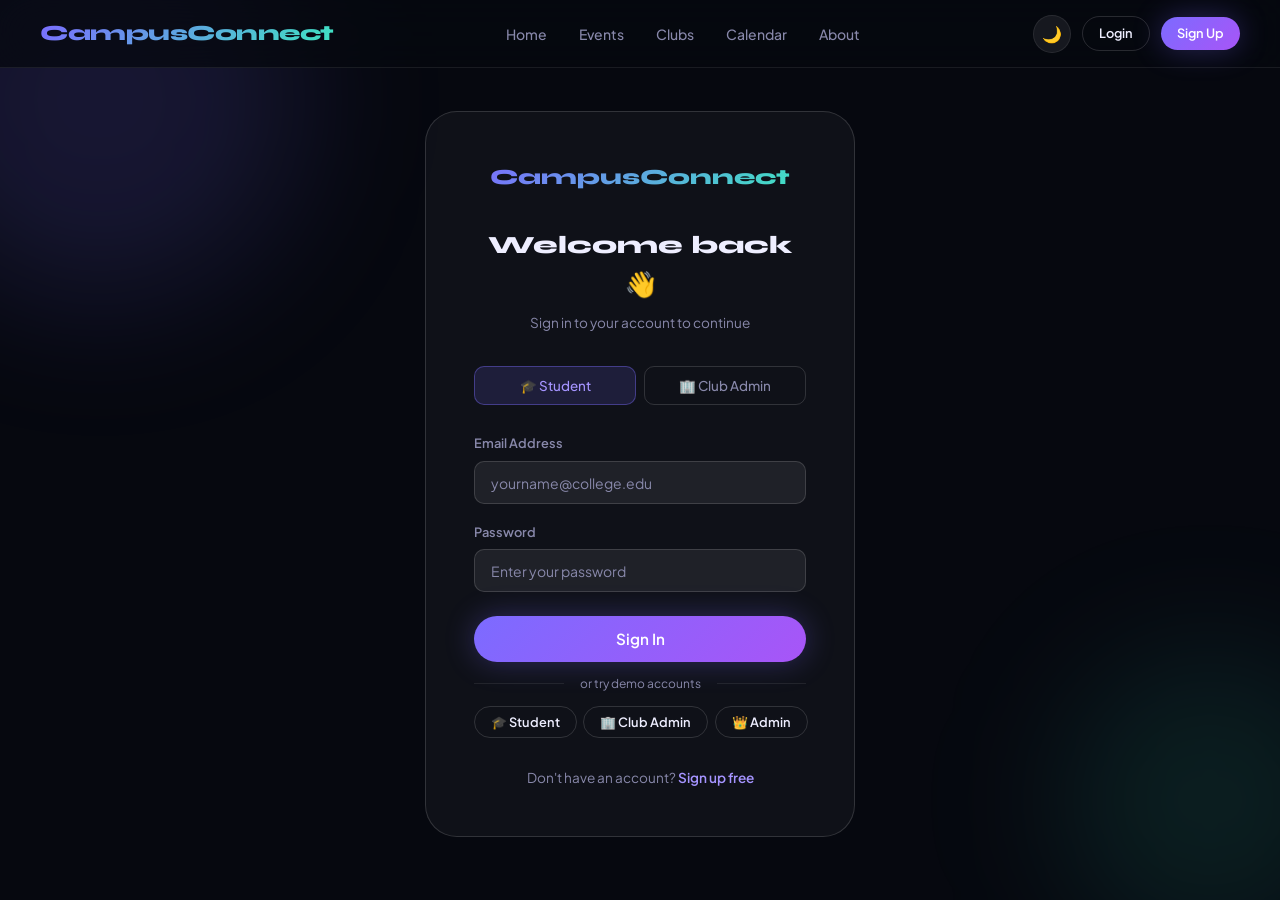
<file: pages/login.html>
<!DOCTYPE html>
<html lang="en" data-theme="dark">
<head>
  <meta charset="UTF-8"/><meta name="viewport" content="width=device-width,initial-scale=1.0"/>
  <title>Login — CampusConnect</title>
  <link rel="stylesheet" href="../css/style.css"/>
  <style>
    .auth-wrap{min-height:100vh;display:flex;align-items:center;justify-content:center;padding:6rem 1.5rem 3rem;position:relative;overflow:hidden}
    .orb{position:absolute;border-radius:50%;filter:blur(72px);pointer-events:none}
    .o1{width:400px;height:400px;background:rgba(124,107,255,.15);top:-100px;left:-100px;animation:float 8s ease-in-out infinite}
    .o2{width:300px;height:300px;background:rgba(61,230,192,.1);bottom:-50px;right:-80px;animation:float 10s ease-in-out infinite reverse}
    .auth-card{background:var(--s1);border:1px solid var(--b2);border-radius:var(--rxl);padding:3rem;width:100%;max-width:430px;position:relative;z-index:1;animation:scaleIn .4s ease}
    .logo-text{font-family:'Syne',sans-serif;font-size:1.35rem;font-weight:800;background:linear-gradient(135deg,var(--v),var(--tl));-webkit-background-clip:text;-webkit-text-fill-color:transparent;text-align:center;display:block;margin-bottom:2rem}
    .auth-title{font-family:'Syne',sans-serif;font-size:1.55rem;font-weight:800;text-align:center;margin-bottom:.4rem}
    .auth-sub{color:var(--tx2);text-align:center;font-size:.85rem;margin-bottom:2rem}
    .role-tabs{display:grid;grid-template-columns:1fr 1fr;gap:.5rem;margin-bottom:1.8rem}
    .r-tab{padding:.62rem;border-radius:10px;border:1px solid var(--b2);background:transparent;color:var(--tx2);font-family:inherit;font-size:.84rem;font-weight:500;cursor:pointer;transition:all .2s;text-align:center}
    .r-tab.active{background:rgba(124,107,255,.15);border-color:rgba(124,107,255,.4);color:var(--v2)}
    .divider{display:flex;align-items:center;gap:1rem;margin:.8rem 0}
    .divider::before,.divider::after{content:'';flex:1;height:1px;background:var(--b1)}
    .divider span{color:var(--tx2);font-size:.75rem}
    .demo-btns{display:grid;grid-template-columns:1fr 1fr 1fr;gap:.4rem}
  </style>
</head>
<body>
<nav class="navbar" id="mainNav"></nav>
<div class="auth-wrap">
  <div class="orb o1"></div><div class="orb o2"></div>
  <div class="auth-card">
    <span class="logo-text">CampusConnect</span>
    <h1 class="auth-title">Welcome back 👋</h1>
    <p class="auth-sub">Sign in to your account to continue</p>

    <div class="role-tabs">
      <button class="r-tab active" id="tab-student" onclick="setRole('student')">🎓 Student</button>
      <button class="r-tab" id="tab-clubAdmin" onclick="setRole('clubAdmin')">🏢 Club Admin</button>
    </div>

    <div style="display:flex;flex-direction:column;gap:1.1rem">
      <div class="form-group"><label class="form-label">Email Address</label><input class="form-input" type="email" id="email" placeholder="yourname@college.edu"/></div>
      <div class="form-group"><label class="form-label">Password</label><input class="form-input" type="password" id="password" placeholder="Enter your password" onkeydown="if(event.key==='Enter')handleLogin()"/></div>
      <button class="btn btn-lg btn-primary" id="loginBtn" onclick="handleLogin()" style="width:100%;margin-top:.4rem">Sign In</button>
    </div>

    <div class="divider"><span>or try demo accounts</span></div>
    <div class="demo-btns">
      <button class="btn btn-sm btn-ghost" onclick="demoLogin('student')">🎓 Student</button>
      <button class="btn btn-sm btn-ghost" onclick="demoLogin('clubAdmin')">🏢 Club Admin</button>
      <button class="btn btn-sm btn-ghost" onclick="demoLogin('superAdmin')">👑 Admin</button>
    </div>

    <p style="text-align:center;margin-top:1.8rem;font-size:.85rem;color:var(--tx2)">
      Don't have an account? <a href="register.html" style="color:var(--v2);font-weight:600">Sign up free</a>
    </p>
  </div>
</div>
<script src="../js/app.js"></script>
<script>
  buildNav('');
  if (Auth.isLoggedIn) { const u=Auth.user; window.location.href=u.role==='clubAdmin'?'club-dashboard.html':u.role==='superAdmin'?'admin.html':'dashboard.html'; }

  let role = 'student';
  function setRole(r) {
    role = r;
    document.querySelectorAll('.r-tab').forEach(t=>t.classList.remove('active'));
    document.getElementById('tab-'+r).classList.add('active');
  }

  async function handleLogin() {
    const email = document.getElementById('email').value.trim();
    const password = document.getElementById('password').value;
    if (!email||!password) { toast('Please fill in all fields','error'); return; }
    const btn = document.getElementById('loginBtn');
    btn.textContent='Signing in…'; btn.disabled=true;
    try {
      const data = await API.login({ email, password });
      Auth.save(data.user, data.token);
      toast('Login successful! Redirecting…','success');
      setTimeout(() => {
        const r = data.user.role;
        window.location.href = r==='clubAdmin'?'club-dashboard.html':r==='superAdmin'?'admin.html':'dashboard.html';
      }, 700);
    } catch (err) {
      toast(err.message||'Login failed','error');
      btn.textContent='Sign In'; btn.disabled=false;
    }
  }

  // Demo: creates temp accounts in backend, or uses pre-seeded ones
  async function demoLogin(r) {
    const demos = {
      student:    { name:'Demo Student',    email:'demo.student@college.edu',    password:'demo1234', role:'student',    interests:['Technical','Hackathons','AI'] },
      clubAdmin:  { name:'Demo Club Admin', email:'demo.clubadmin@college.edu',  password:'demo1234', role:'clubAdmin'  },
      superAdmin: { name:'Demo Super Admin',email:'demo.superadmin@college.edu', password:'demo1234', role:'superAdmin' },
    };
    const d = demos[r];
    try {
      // Try login first
      const data = await API.login({ email: d.email, password: d.password });
      Auth.save(data.user, data.token);
    } catch {
      // If not exists, register
      try {
        const data = await API.register(d);
        Auth.save(data.user, data.token);
      } catch (err) {
        toast(err.message,'error'); return;
      }
    }
    toast(`Logged in as Demo ${r}!`,'success');
    setTimeout(() => { window.location.href = r==='clubAdmin'?'club-dashboard.html':r==='superAdmin'?'admin.html':'dashboard.html'; }, 700);
  }
</script>
</body>
</html>
</file>
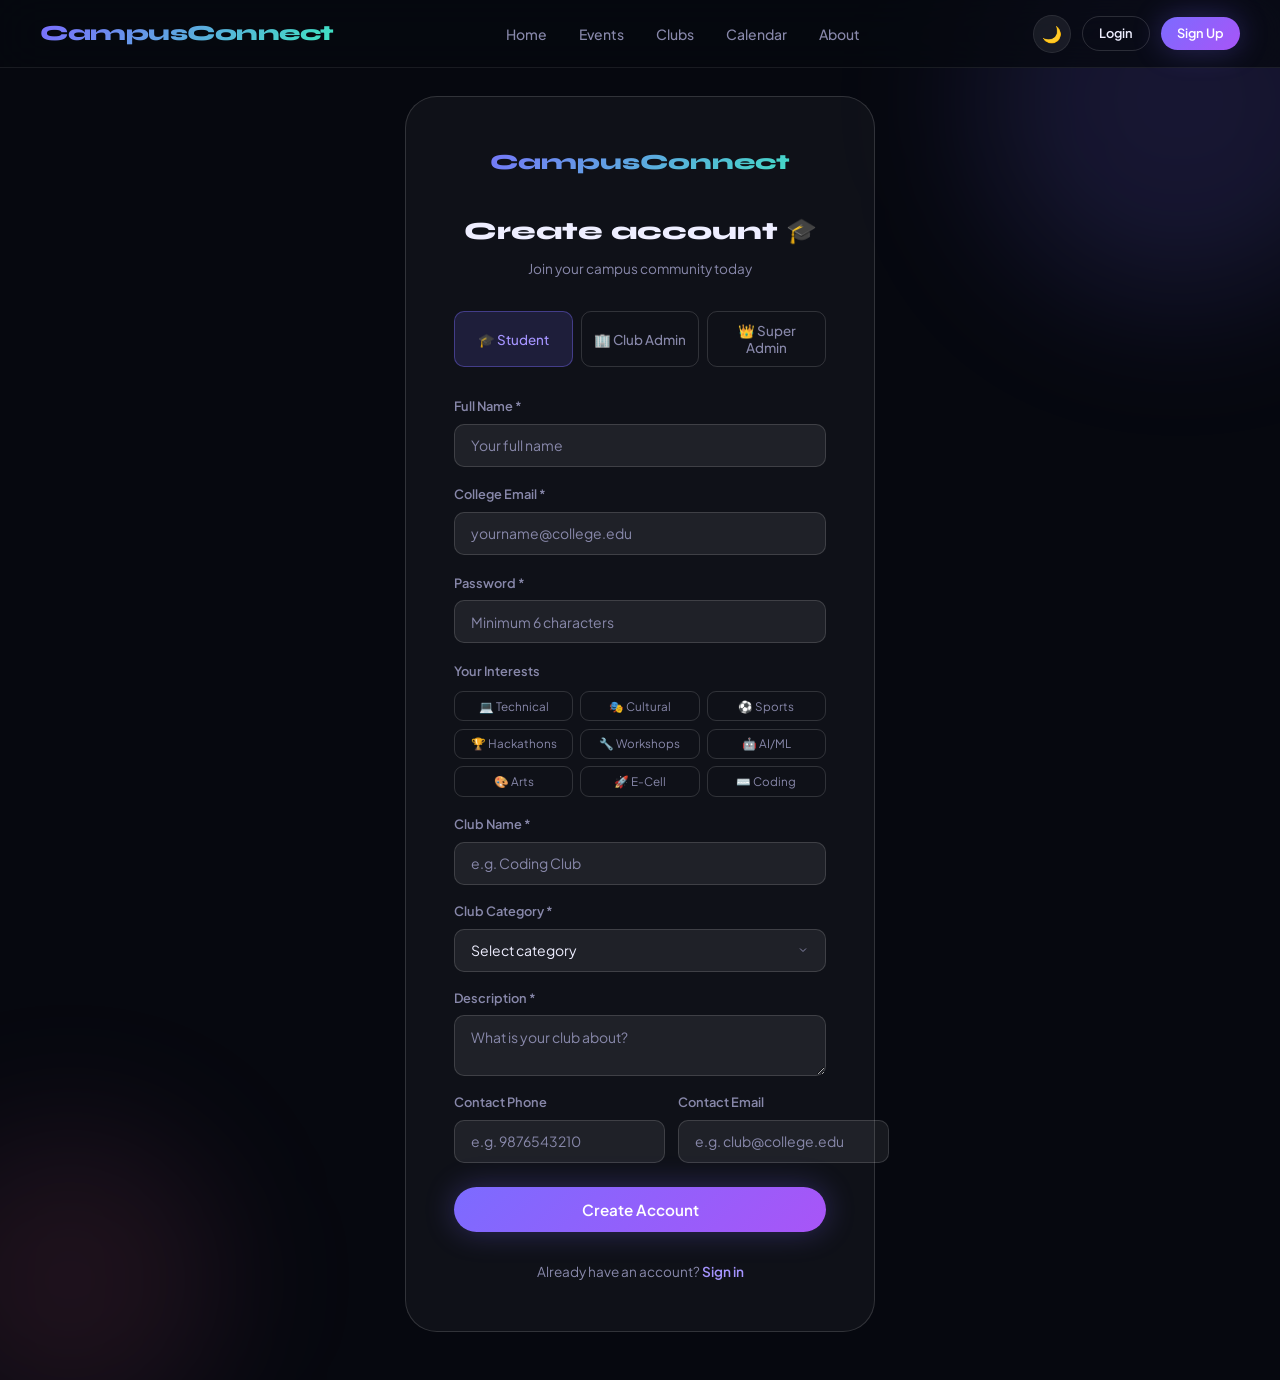
<file: pages/register.html>
<!DOCTYPE html>
<html lang="en" data-theme="dark">
<head>
  <meta charset="UTF-8"/><meta name="viewport" content="width=device-width,initial-scale=1.0"/>
  <title>Sign Up — CampusConnect</title>
  <link rel="stylesheet" href="../css/style.css"/>
  <style>
    .auth-wrap{min-height:100vh;display:flex;align-items:center;justify-content:center;padding:6rem 1.5rem 3rem;position:relative;overflow:hidden}
    .orb{position:absolute;border-radius:50%;filter:blur(72px);pointer-events:none}
    .o1{width:400px;height:400px;background:rgba(124,107,255,.15);top:-100px;right:-100px;animation:float 8s ease-in-out infinite}
    .o2{width:300px;height:300px;background:rgba(255,107,157,.1);bottom:-50px;left:-80px;animation:float 10s ease-in-out infinite reverse}
    .auth-card{background:var(--s1);border:1px solid var(--b2);border-radius:var(--rxl);padding:3rem;width:100%;max-width:470px;position:relative;z-index:1;animation:scaleIn .4s ease}
    .logo-text{font-family:'Syne',sans-serif;font-size:1.35rem;font-weight:800;background:linear-gradient(135deg,var(--v),var(--tl));-webkit-background-clip:text;-webkit-text-fill-color:transparent;text-align:center;display:block;margin-bottom:2rem}
    .auth-title{font-family:'Syne',sans-serif;font-size:1.55rem;font-weight:800;text-align:center;margin-bottom:.4rem}
    .auth-sub{color:var(--tx2);text-align:center;font-size:.85rem;margin-bottom:2rem}
    .role-tabs{display:grid;grid-template-columns:1fr 1fr 1fr;gap:.5rem;margin-bottom:1.8rem}
    .r-tab{padding:.62rem;border-radius:10px;border:1px solid var(--b2);background:transparent;color:var(--tx2);font-family:inherit;font-size:.84rem;font-weight:500;cursor:pointer;transition:all .2s;text-align:center}
    .r-tab.active{background:rgba(124,107,255,.15);border-color:rgba(124,107,255,.4);color:var(--v2)}
    .int-grid{display:grid;grid-template-columns:repeat(3,1fr);gap:.45rem}
    .int-chip{padding:.42rem;border-radius:9px;border:1px solid var(--b2);background:transparent;color:var(--tx2);font-size:.73rem;cursor:pointer;transition:all .2s;text-align:center}
    .int-chip.sel{background:rgba(124,107,255,.15);border-color:rgba(124,107,255,.4);color:var(--v2)}
  </style>
</head>
<body>
<nav class="navbar" id="mainNav"></nav>
<div class="auth-wrap">
  <div class="orb o1"></div><div class="orb o2"></div>
  <div class="auth-card">
    <span class="logo-text">CampusConnect</span>
    <h1 class="auth-title">Create account 🎓</h1>
    <p class="auth-sub">Join your campus community today</p>

    <div class="role-tabs">
      <button class="r-tab active" id="tab-student" onclick="setRole('student')">🎓 Student</button>
      <button class="r-tab" id="tab-clubAdmin" onclick="setRole('clubAdmin')">🏢 Club Admin</button>
      <button class="r-tab" id="tab-superAdmin" onclick="setRole('superAdmin')">👑 Super Admin</button>
    </div>

    <div style="display:flex;flex-direction:column;gap:1.1rem">
      <div class="form-group"><label class="form-label">Full Name *</label><input class="form-input" id="name" placeholder="Your full name"/></div>
      <div class="form-group"><label class="form-label">College Email *</label><input class="form-input" type="email" id="email" placeholder="yourname@college.edu"/></div>
      <div class="form-group"><label class="form-label">Password *</label><input class="form-input" type="password" id="password" placeholder="Minimum 6 characters"/></div>

      <!-- Student interests -->
      <div id="interestSection">
        <label class="form-label" style="display:block;margin-bottom:.6rem">Your Interests</label>
        <div class="int-grid">
          <button class="int-chip" onclick="toggleInt(this,'Technical')">💻 Technical</button>
          <button class="int-chip" onclick="toggleInt(this,'Cultural')">🎭 Cultural</button>
          <button class="int-chip" onclick="toggleInt(this,'Sports')">⚽ Sports</button>
          <button class="int-chip" onclick="toggleInt(this,'Hackathons')">🏆 Hackathons</button>
          <button class="int-chip" onclick="toggleInt(this,'Workshops')">🔧 Workshops</button>
          <button class="int-chip" onclick="toggleInt(this,'AI')">🤖 AI/ML</button>
          <button class="int-chip" onclick="toggleInt(this,'Arts')">🎨 Arts</button>
          <button class="int-chip" onclick="toggleInt(this,'Entrepreneurship')">🚀 E-Cell</button>
          <button class="int-chip" onclick="toggleInt(this,'Coding')">⌨️ Coding</button>
        </div>
      </div>

      <!-- Club admin extra fields -->
      <div id="clubSection" style="display:none;display:flex;flex-direction:column;gap:1rem">
        <div class="form-group"><label class="form-label">Club Name *</label><input class="form-input" id="clubName" placeholder="e.g. Coding Club"/></div>
        <div class="form-group"><label class="form-label">Club Category *</label>
          <select class="form-select" id="clubCat">
            <option value="">Select category</option>
            <option>Technical</option><option>Cultural</option><option>Sports</option>
            <option>Hackathons</option><option>Workshops</option><option>Entrepreneurship</option><option>Arts</option>
          </select>
        </div>
        <div class="form-group"><label class="form-label">Description *</label><textarea class="form-input" id="clubDesc" rows="2" placeholder="What is your club about?"></textarea></div>
        <div style="display:grid;grid-template-columns:1fr 1fr;gap:.8rem">
          <div class="form-group"><label class="form-label">Contact Phone</label><input class="form-input" id="clubPhone" placeholder="e.g. 9876543210"/></div>
          <div class="form-group"><label class="form-label">Contact Email</label><input class="form-input" id="clubEmail" placeholder="e.g. club@college.edu"/></div>
        </div>
      </div>

      <button class="btn btn-lg btn-primary" id="regBtn" onclick="handleRegister()" style="width:100%;margin-top:.4rem">Create Account</button>
    </div>

    <p style="text-align:center;margin-top:1.8rem;font-size:.85rem;color:var(--tx2)">
      Already have an account? <a href="login.html" style="color:var(--v2);font-weight:600">Sign in</a>
    </p>
  </div>
</div>
<script src="../js/app.js"></script>
<script>
  buildNav('');
  if (Auth.isLoggedIn) window.location.href = 'dashboard.html';

  let role = 'student';
  let interests = [];

  const urlRole = new URLSearchParams(window.location.search).get('role');
  if (urlRole === 'clubAdmin') setTimeout(() => setRole('clubAdmin'), 80);

  function setRole(r) {
    role = r;
    document.querySelectorAll('.r-tab').forEach(t=>t.classList.remove('active'));
    document.getElementById('tab-'+r).classList.add('active');
    document.getElementById('interestSection').style.display = r==='student'?'':'none';
    document.getElementById('clubSection').style.display = r==='clubAdmin'?'flex':'none';
  }

  function toggleInt(el, v) {
    el.classList.toggle('sel');
    interests = el.classList.contains('sel') ? [...interests,v] : interests.filter(i=>i!==v);
  }

  async function handleRegister() {
    const name=document.getElementById('name').value.trim();
    const email=document.getElementById('email').value.trim();
    const password=document.getElementById('password').value;
    if (!name||!email||!password) { toast('Please fill all required fields','error'); return; }
    if (password.length<6) { toast('Password must be at least 6 characters','error'); return; }

    const btn = document.getElementById('regBtn');
    btn.textContent='Creating account…'; btn.disabled=true;

    try {
      const data = await API.register({ name, email, password, role, interests });
      Auth.save(data.user, data.token);

      // If club admin, also create the club
      if (role==='clubAdmin') {
        const clubName=document.getElementById('clubName').value.trim();
        const category=document.getElementById('clubCat').value;
        const description=document.getElementById('clubDesc').value.trim();
        const contactEmail=document.getElementById('clubEmail').value.trim();
        const contactPhone=document.getElementById('clubPhone').value.trim();
        if (clubName && category && description) {
          try { await API.createClub({ clubName, category, description, contactEmail, contactPhone }); } catch {}
        }
      }

      toast('🎉 Account created! Redirecting…','success');
      setTimeout(() => { window.location.href = role==='clubAdmin'?'club-dashboard.html':role==='superAdmin'?'admin.html':'dashboard.html'; }, 800);
    } catch (err) {
      toast(err.message||'Registration failed','error');
      btn.textContent='Create Account'; btn.disabled=false;
    }
  }
</script>
</body>
</html>
</file>
<file: css/style.css>
/* ═══════════════════════════════════════════════════
   CampusConnect — DESIGN SYSTEM & GLOBAL STYLES
   This file manages the visual look, themes, and layouts.
   ═══════════════════════════════════════════════════ */

/* 1. IMPORTS & RESET */
@import url('https://fonts.googleapis.com/css2?family=Syne:wght@400;600;700;800&family=Plus+Jakarta+Sans:ital,wght@0,300;0,400;0,500;0,600;1,300&display=swap');

*,*::before,*::after{box-sizing:border-box;margin:0;padding:0}
html{scroll-behavior:smooth}
img{max-width:100%;display:block}
a{text-decoration:none;color:inherit}
button{cursor:pointer;font-family:inherit}
input,textarea,select{font-family:inherit}

/* 2. DESIGN TOKENS (CSS Variables) */
:root{
  /* Dark Mode Palette (Default) */
  --bg:#06080f;--bg2:#0c1020;--bg3:#121828;
  --s1:rgba(255,255,255,.04);--s2:rgba(255,255,255,.07);--s3:rgba(255,255,255,.11);
  --b1:rgba(255,255,255,.08);--b2:rgba(255,255,255,.14);
  /* Accent Colors */
  --v:#7c6bff;--v2:#a594ff;--pk:#ff6b9d;--tl:#3de6c0;--am:#f7c948;--rd:#ff5c5c;--gn:#4ade80;
  --tx:#eeeeff;--tx2:#8888aa;
  /* Spacing & Radius */
  --r:16px;--rl:24px;--rxl:32px;
  --sh:0 4px 24px rgba(0,0,0,.4);--shl:0 12px 48px rgba(0,0,0,.5);
  --glow:0 0 30px rgba(124,107,255,.3);
}

/* Light Mode Overrides */
[data-theme=light]{
  --bg:#f0f0fa;--bg2:#e8e8f5;--bg3:#ddddf0;
  --s1:rgba(0,0,0,.04);--s2:rgba(0,0,0,.07);--s3:rgba(0,0,0,.11);
  --b1:rgba(0,0,0,.09);--b2:rgba(0,0,0,.15);
  --tx:#0e0e20;--tx2:#55557a;
}

body{
  font-family:'Plus Jakarta Sans',sans-serif;
  background:var(--bg);
  color:var(--tx);
  line-height:1.6;
  overflow-x:hidden;
  transition:background .3s,color .3s;
}

/* Custom Scrollbar */
::-webkit-scrollbar{width:6px}
::-webkit-scrollbar-track{background:var(--bg)}
::-webkit-scrollbar-thumb{background:var(--s3);border-radius:3px}

/* 3. NAVIGATION (Fixed Header) */
.navbar{position:fixed;top:0;left:0;right:0;z-index:1000;height:68px;display:flex;align-items:center;justify-content:space-between;padding:0 2.5rem;background:rgba(6,8,15,.75);backdrop-filter:blur(24px);border-bottom:1px solid var(--b1);transition:background .3s}
[data-theme=light] .navbar{background:rgba(240,240,250,.85)}
.nav-logo{font-family:'Syne',sans-serif;font-weight:800;font-size:1.35rem;background:linear-gradient(135deg,var(--v),var(--tl));-webkit-background-clip:text;background-clip:text;-webkit-text-fill-color:transparent;letter-spacing:-.5px}
.nav-links{display:flex;gap:2rem;list-style:none}
.nav-links a{font-size:.875rem;font-weight:500;color:var(--tx2);transition:color .2s;position:relative;padding-bottom:2px}
.nav-links a::after{content:'';position:absolute;bottom:0;left:0;right:0;height:1.5px;background:var(--v);border-radius:2px;transform:scaleX(0);transition:transform .2s}
.nav-links a:hover,.nav-links a.active{color:var(--tx)}
.nav-links a:hover::after,.nav-links a.active::after{transform:scaleX(1)}
.nav-right{display:flex;align-items:center;gap:.7rem}
.hamburger{display:none;flex-direction:column;gap:5px;cursor:pointer;padding:4px}
.hamburger span{width:22px;height:2px;background:var(--tx);border-radius:2px;transition:all .3s}

/* 4. REUSABLE BUTTON CLASSES */
.btn{display:inline-flex;align-items:center;justify-content:center;gap:.45rem;border:none;border-radius:100px;font-family:inherit;font-weight:600;cursor:pointer;transition:all .2s;white-space:nowrap}
.btn-sm{padding:.42rem 1rem;font-size:.8rem}
.btn-md{padding:.62rem 1.4rem;font-size:.875rem}
.btn-lg{padding:.82rem 1.9rem;font-size:.95rem}
.btn-xl{padding:1rem 2.4rem;font-size:1.05rem}
/* Primary Gradient Button */
.btn-primary{background:linear-gradient(135deg,var(--v),#a855f7);color:#fff;box-shadow:var(--glow)}
.btn-primary:hover{transform:translateY(-1px);box-shadow:0 8px 32px rgba(124,107,255,.45)}
/* Outlined Ghost Button */
.btn-ghost{background:transparent;border:1px solid var(--b2);color:var(--tx)}
.btn-ghost:hover{border-color:var(--v);color:var(--v);background:rgba(124,107,255,.07)}
.btn-teal{background:linear-gradient(135deg,var(--tl),#22d3ee);color:#041a14;font-weight:700}
.btn-teal:hover{transform:translateY(-1px)}
.btn-danger{background:rgba(255,92,92,.15);border:1px solid rgba(255,92,92,.3);color:var(--rd)}
.btn-danger:hover{background:rgba(255,92,92,.25)}
.btn-success{background:rgba(74,222,128,.15);border:1px solid rgba(74,222,128,.3);color:var(--gn)}
.icon-btn{width:38px;height:38px;border-radius:50%;background:var(--s2);border:1px solid var(--b1);display:flex;align-items:center;justify-content:center;font-size:1rem;cursor:pointer;transition:all .2s}
.icon-btn:hover{background:var(--s3)}

/* 5. PAGE STRUCTURE */
.container{max-width:1120px;margin:0 auto;padding:0 1.5rem}
.page-wrap{padding-top:68px;min-height:100vh}
.section-label{display:inline-block;font-size:.7rem;font-weight:700;letter-spacing:2.5px;text-transform:uppercase;color:var(--v2);margin-bottom:.6rem}
.section-title{font-family:'Syne',sans-serif;font-size:clamp(1.75rem,3.5vw,2.6rem);font-weight:800;letter-spacing:-1px;line-height:1.1}
.section-sub{color:var(--tx2);margin-top:.6rem;line-height:1.7;max-width:520px}

/* 6. TYPOGRAPHY & TAGS */
.tag{display:inline-flex;align-items:center;gap:.3rem;padding:.22rem .65rem;border-radius:100px;font-size:.7rem;font-weight:700}
.tag-v{background:rgba(124,107,255,.18);color:var(--v2);border:1px solid rgba(124,107,255,.25)}
.tag-tl{background:rgba(61,230,192,.15);color:var(--tl);border:1px solid rgba(61,230,192,.22)}
.tag-pk{background:rgba(255,107,157,.15);color:var(--pk);border:1px solid rgba(255,107,157,.22)}
.tag-am{background:rgba(247,201,72,.15);color:var(--am);border:1px solid rgba(247,201,72,.22)}
.tag-gn{background:rgba(74,222,128,.15);color:var(--gn);border:1px solid rgba(74,222,128,.22)}
.tag-rd{background:rgba(255,92,92,.15);color:var(--rd);border:1px solid rgba(255,92,92,.22)}

/* 7. CARDS (Glassmorphism effect) */
.card{background:var(--s1);border:1px solid var(--b1);border-radius:var(--rl);transition:all .25s}
.card:hover{border-color:var(--b2);box-shadow:var(--sh);transform:translateY(-3px)}

/* 8. FORM ELEMENTS */
.form-group{display:flex;flex-direction:column;gap:.45rem}
.form-label{font-size:.8rem;font-weight:600;color:var(--tx2)}
.form-input{background:var(--s2);border:1px solid var(--b2);border-radius:10px;padding:.72rem 1rem;color:var(--tx);font-size:.875rem;transition:border .2s;outline:none}
.form-input:focus{border-color:var(--v);box-shadow:0 0 0 3px rgba(124,107,255,.12)}
.form-input::placeholder{color:var(--tx2)}
.form-select{background:var(--s2);border:1px solid var(--b2);border-radius:10px;padding:.72rem 1rem;color:var(--tx);font-size:.875rem;outline:none;cursor:pointer;appearance:none;background-image:url("data:image/svg+xml,%3Csvg xmlns='http://www.w3.org/2000/svg' width='12' height='12' viewBox='0 0 24 24' fill='none' stroke='%238888aa' stroke-width='2'%3E%3Cpath d='m6 9 6 6 6-6'/%3E%3C/svg%3E");background-repeat:no-repeat;background-position:right 1rem center}
.form-select:focus{border-color:var(--v)}
textarea.form-input{resize:vertical}

/* 9. NOTIFICATION & OVERLAYS (Toast/Modal) */
.toast-wrap{position:fixed;bottom:2rem;right:2rem;z-index:9000;display:flex;flex-direction:column;gap:.6rem}
.toast{background:var(--bg3);border:1px solid var(--b2);border-radius:10px;padding:.85rem 1.2rem;font-size:.85rem;box-shadow:var(--shl);display:flex;align-items:center;gap:.65rem;animation:slideIn .3s ease;max-width:300px}
.toast.success{border-color:rgba(74,222,128,.35)}.toast.error{border-color:rgba(255,92,92,.35)}.toast.info{border-color:rgba(124,107,255,.35)}
@keyframes slideIn{from{transform:translateX(80px);opacity:0}to{transform:none;opacity:1}}

.modal-overlay{position:fixed;inset:0;z-index:2000;background:rgba(0,0,0,.72);backdrop-filter:blur(6px);display:flex;align-items:center;justify-content:center;padding:1rem;opacity:0;pointer-events:none;transition:opacity .25s}
.modal-overlay.open{opacity:1;pointer-events:all}
/* Modal Body */
.modal{background:var(--bg2);border:1px solid var(--b2);border-radius:var(--rxl);padding:2.5rem;max-width:520px;width:100%;transform:translateY(20px);transition:transform .25s;max-height:90vh;overflow-y:auto}
.modal-overlay.open .modal{transform:none}
.modal-header{display:flex;align-items:center;justify-content:space-between;margin-bottom:1.5rem}
.modal-title{font-family:'Syne',sans-serif;font-size:1.25rem;font-weight:800}
.modal-close{background:none;border:none;color:var(--tx2);font-size:1.3rem;cursor:pointer;transition:color .2s;padding:.2rem}
.modal-close:hover{color:var(--tx)}

/* 10. COMPONENTS (Avatar/Spinner) */
.avatar{border-radius:50%;background:linear-gradient(135deg,var(--v),var(--pk));display:flex;align-items:center;justify-content:center;font-family:'Syne',sans-serif;font-weight:700;color:#fff;flex-shrink:0}
.av-sm{width:32px;height:32px;font-size:.82rem}.av-md{width:44px;height:44px;font-size:1rem}.av-lg{width:64px;height:64px;font-size:1.3rem}.av-xl{width:88px;height:88px;font-size:1.8rem}

.spinner{width:30px;height:30px;border-radius:50%;border:3px solid var(--b2);border-top-color:var(--v);animation:spin .7s linear infinite}
@keyframes spin{to{transform:rotate(360deg)}}

/* 11. DASHBOARD LAYOUTS */
.dash-layout{display: flex; gap: 2rem; padding: 2rem 0; min-height: calc(100vh - 68px);}
.sidebar{width: 260px; background: var(--s1); border: 1px solid var(--b1); border-radius: var(--rl); padding: 1.5rem; height: fit-content; position: sticky; top: 88px;}
.sidebar-profile{text-align: center; padding-bottom: 1.5rem; margin-bottom: 1.5rem; border-bottom: 1px solid var(--b1);}
.sidebar-profile h3{margin-top: 0.8rem; font-size: 1.1rem;}

.sidebar-nav{display: flex; flex-direction: column; gap: 0.5rem;}
.s-link{display: flex; align-items: center; gap: 0.8rem; padding: 0.8rem 1rem; border-radius: 10px; font-size: 0.9rem; font-weight: 500; color: var(--tx2); transition: 0.2s; cursor: pointer; border: none; background: none; width: 100%; text-align: left;}
.s-link:hover{background: var(--s2); color: var(--tx);}
.s-link.active{background: var(--v); color: #fff;}

.dash-main{flex: 1; min-width: 0;}
.dash-header{margin-bottom: 2rem;}

.stat-grid{display: grid; grid-template-columns: repeat(auto-fit, minmax(200px, 1fr)); gap: 1.5rem; margin-bottom: 2rem;}
.stat-card{background: var(--s2); border: 1px solid var(--b1); border-radius: var(--r); padding: 1.5rem; text-align: center;}
.stat-card .val{font-size: 1.8rem; font-weight: 800; margin: 0.4rem 0;}
.stat-card .lbl{font-size: 0.8rem; color: var(--tx2);}

.section-box{background: var(--s1); border: 1px solid var(--b1); border-radius: var(--rl); padding: 1.8rem; margin-bottom: 2rem;}
.box-title{font-size: 1.1rem; font-weight: 700; margin-bottom: 1.5rem; display: flex; justify-content: space-between; align-items: center;}

/* 12. EVENT CARDS */
.event-card{background: var(--s1); border: 1px solid var(--b1); border-radius: var(--rl); overflow: hidden; transition: 0.3s;}
.event-card:hover{transform: translateY(-5px); box-shadow: var(--sh);}
.ec-img{height: 180px; display: flex; align-items: center; justify-content: center; font-size: 3rem; background: var(--s2); position: relative;}
.ec-body{padding: 1.5rem;}
.ec-club{font-size: 0.8rem; color: var(--v2); margin-bottom: 0.5rem;}
.ec-title{font-size: 1.1rem; font-weight: 700; margin-bottom: 0.8rem;}
.ec-meta span{display: block; font-size: 0.85rem; color: var(--tx2); margin-bottom: 0.4rem;}
.ec-footer{margin-top: 1rem; padding-top: 1rem; border-top: 1px solid var(--b1); display: flex; justify-content: space-between; align-items: center;}

.prog{height: 6px; background: var(--b1); border-radius: 3px; margin: 0.8rem 0; overflow: hidden;}
.prog-fill{height: 100%; background: var(--v); transition: 0.3s;}

/* 13. FOOTER */
footer{border-top: 1px solid var(--b1); padding: 4rem 0 2rem; margin-top: 4rem;}
.footer-grid{display: grid; grid-template-columns: repeat(auto-fit, minmax(200px, 1fr)); gap: 3rem; margin-bottom: 2rem;}
.footer-logo-text{font-size: 1.5rem; font-weight: 800; color: var(--v2);}
.footer-col h4{font-size: 0.9rem; margin-bottom: 1.2rem; color: var(--tx);}
.footer-col ul{list-style: none;}
.footer-col ul li{margin-bottom: 0.6rem;}
.footer-col ul a{color: var(--tx2); font-size: 0.9rem;}
.footer-col ul a:hover{color: var(--v);}

/* 14. ANIMATIONS */
.reveal{opacity: 0; transform: translateY(20px); transition: 0.8s ease;}
.reveal.visible{opacity: 1; transform: translateY(0);}
@keyframes spin{to{transform: rotate(360deg);}}

/* 15. RESPONSIVE BREAKPOINTS */
@media (max-width: 1024px) {
  .container { padding: 0 1rem; }
}

@media (max-width: 900px) {
  .dash-layout { flex-direction: column; gap: 1rem; }
  .sidebar { width: 100%; position: static; padding: 1rem; }
  .sidebar-profile { display: flex; align-items: center; text-align: left; gap: 1rem; border-bottom: none; margin-bottom: 0; padding-bottom: 1rem; border-bottom: 1px solid var(--b1); }
  .sidebar-profile h3 { margin-top: 0; font-size: 1rem; }
  .sidebar-profile .avatar { width: 48px; height: 48px; font-size: 1rem; }
  .sidebar-nav { flex-direction: row; overflow-x: auto; padding: 0.5rem 0; gap: 0.3rem; -webkit-overflow-scrolling: touch; }
  .sidebar-nav::-webkit-scrollbar { display: none; }
  .s-link { padding: 0.6rem 0.9rem; white-space: nowrap; font-size: 0.8rem; border: 1px solid var(--b1); }
  .s-link .ico { font-size: 1.1rem; }
}

@media (max-width: 768px) {
  .navbar { padding: 0 1.2rem; }
  .section-box { padding: 1.2rem; }
  .stat-grid { grid-template-columns: 1fr 1fr; gap: 0.8rem; }
  .stat-card { padding: 1rem; }
  .stat-card .val { font-size: 1.4rem; }
  .modal { padding: 1.5rem; border-radius: 20px; }
  .modal-title { font-size: 1.1rem; }
}

@media (max-width: 640px) {
  .nav-links { 
    display: none; 
    flex-direction: column; 
    position: absolute; 
    top: 68px; 
    left: 0; 
    right: 0; 
    background: var(--bg2); 
    padding: 1.5rem; 
    border-bottom: 1px solid var(--b1); 
    box-shadow: 0 10px 30px rgba(0,0,0,0.3);
    z-index: 999;
  }
  .nav-links.open { display: flex; }
  .nav-links li { width: 100%; border-bottom: 1px solid var(--b1); padding: 0.8rem 0; }
  .nav-links li:last-child { border-bottom: none; }
  .hamburger { display: flex; }
  
  .page-hero { padding: 2rem 0; }
  .section-title { font-size: 2rem; }
  .ev-row { padding: 0.7rem; gap: 0.6rem; }
  .ev-ico { width: 32px; height: 32px; font-size: 1rem; }
}

@media (max-width: 480px) {
  .stat-grid { grid-template-columns: 1fr; }
  .btn-lg { padding: 0.7rem 1.4rem; font-size: 0.9rem; }
  .ec-body { padding: 1rem; }
}

/* ── LIGHTBOX (IMAGE FULLSCREEN) ────────────────────────── */
.lightbox-bg {
  position: fixed; top: 0; left: 0; width: 100%; height: 100%;
  background: rgba(0,0,0,0.92); backdrop-filter: blur(8px);
  z-index: 9999; display: flex; align-items: center; justify-content: center;
  opacity: 0; transition: opacity 0.3s ease; cursor: pointer;
}
.lb-content {
  max-width: 90%; max-height: 90%; position: relative;
}
.lb-content img {
  max-width: 100%; max-height: 90vh; border-radius: 12px;
  box-shadow: 0 10px 40px rgba(0,0,0,0.5); cursor: default;
}
.lb-close {
  position: absolute; top: 2rem; right: 2.5rem; color: #fff;
  font-size: 2rem; font-weight: 300; cursor: pointer; transition: transform 0.2s;
}
.lb-close:hover { transform: scale(1.2); }
@media (max-width: 768px) {
  .lb-close { top: 1.5rem; right: 1.5rem; }
}
</file>
